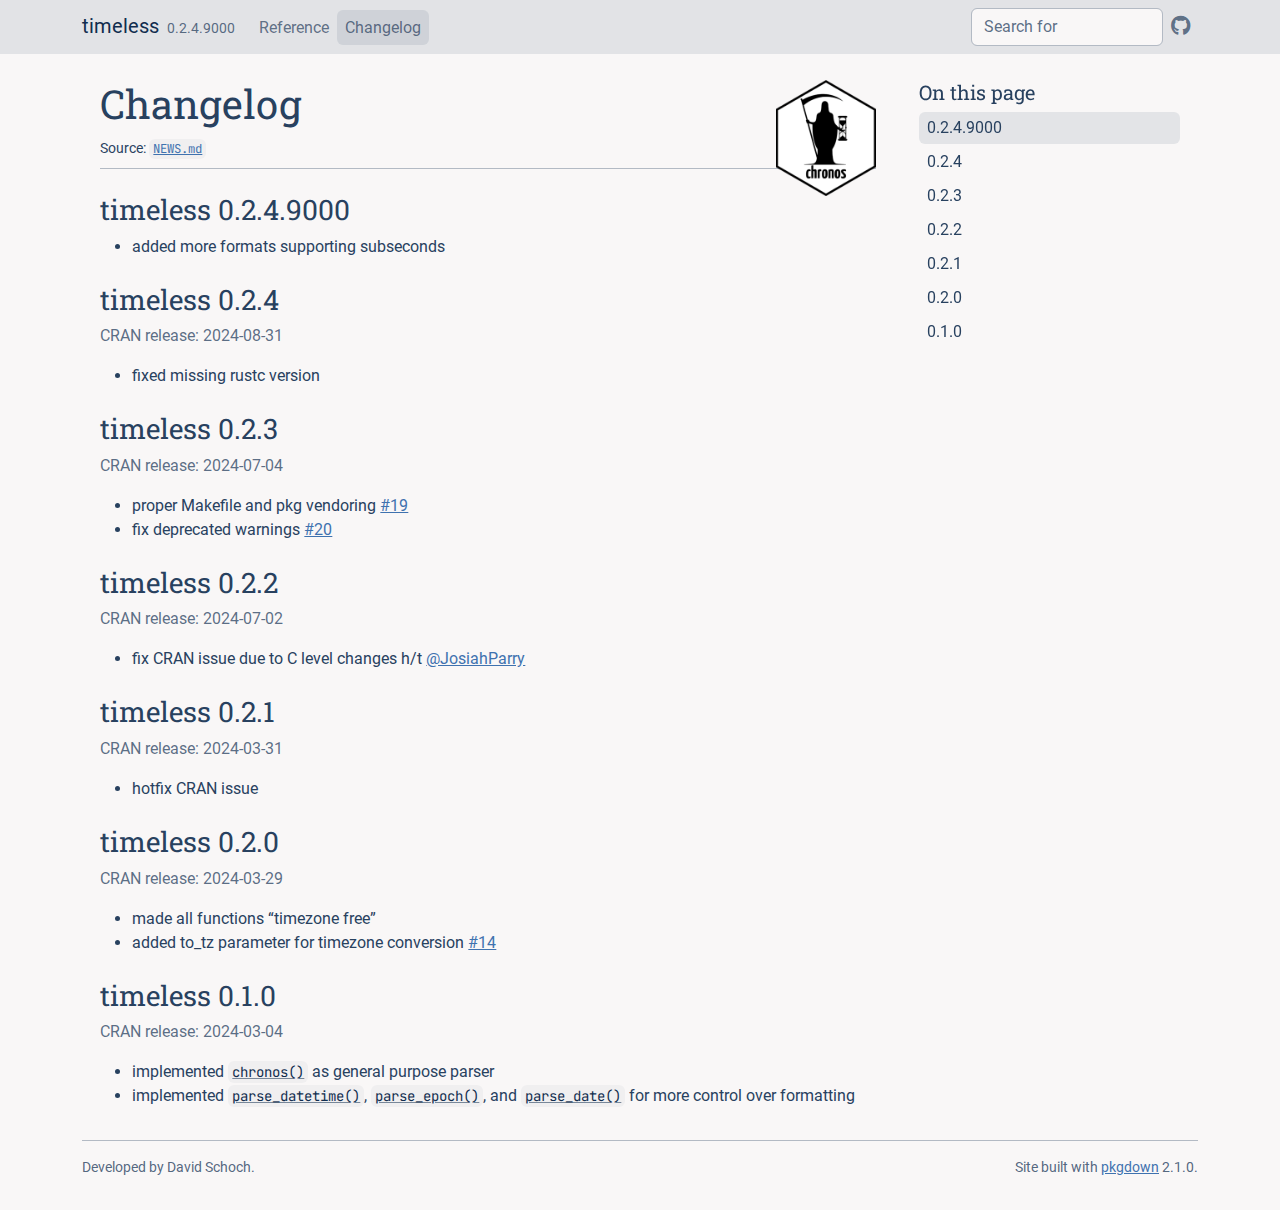
<file: news/index.html>
<!DOCTYPE html>
<!-- Generated by pkgdown: do not edit by hand --><html lang="en"><head><meta http-equiv="Content-Type" content="text/html; charset=UTF-8"><meta charset="utf-8"><meta http-equiv="X-UA-Compatible" content="IE=edge"><meta name="viewport" content="width=device-width, initial-scale=1, shrink-to-fit=no"><title>Changelog • timeless</title><script src="../deps/jquery-3.6.0/jquery-3.6.0.min.js"></script><meta name="viewport" content="width=device-width, initial-scale=1, shrink-to-fit=no"><link href="../deps/bootstrap-5.3.1/bootstrap.min.css" rel="stylesheet"><script src="../deps/bootstrap-5.3.1/bootstrap.bundle.min.js"></script><link href="../deps/Roboto-0.4.9/font.css" rel="stylesheet"><link href="../deps/JetBrains_Mono-0.4.9/font.css" rel="stylesheet"><link href="../deps/Roboto_Slab-0.4.9/font.css" rel="stylesheet"><link href="../deps/font-awesome-6.4.2/css/all.min.css" rel="stylesheet"><link href="../deps/font-awesome-6.4.2/css/v4-shims.min.css" rel="stylesheet"><script src="../deps/headroom-0.11.0/headroom.min.js"></script><script src="../deps/headroom-0.11.0/jQuery.headroom.min.js"></script><script src="../deps/bootstrap-toc-1.0.1/bootstrap-toc.min.js"></script><script src="../deps/clipboard.js-2.0.11/clipboard.min.js"></script><script src="../deps/search-1.0.0/autocomplete.jquery.min.js"></script><script src="../deps/search-1.0.0/fuse.min.js"></script><script src="../deps/search-1.0.0/mark.min.js"></script><!-- pkgdown --><script src="../pkgdown.js"></script><meta property="og:title" content="Changelog"><meta property="og:image" content="https://schochastics.github.io/chronos/logo.png"></head><body>
    <a href="#main" class="visually-hidden-focusable">Skip to contents</a>


    <nav class="navbar navbar-expand-lg fixed-top bg-light" data-bs-theme="light" aria-label="Site navigation"><div class="container">

    <a class="navbar-brand me-2" href="../index.html">timeless</a>

    <small class="nav-text text-muted me-auto" data-bs-toggle="tooltip" data-bs-placement="bottom" title="">0.2.4.9000</small>


    <button class="navbar-toggler" type="button" data-bs-toggle="collapse" data-bs-target="#navbar" aria-controls="navbar" aria-expanded="false" aria-label="Toggle navigation">
      <span class="navbar-toggler-icon"></span>
    </button>

    <div id="navbar" class="collapse navbar-collapse ms-3">
      <ul class="navbar-nav me-auto"><li class="nav-item"><a class="nav-link" href="../reference/index.html">Reference</a></li>
<li class="active nav-item"><a class="nav-link" href="../news/index.html">Changelog</a></li>
      </ul><ul class="navbar-nav"><li class="nav-item"><form class="form-inline" role="search">
 <input class="form-control" type="search" name="search-input" id="search-input" autocomplete="off" aria-label="Search site" placeholder="Search for" data-search-index="../search.json"></form></li>
<li class="nav-item"><a class="external-link nav-link" href="https://github.com/schochastics/timeless/" aria-label="GitHub"><span class="fa fab fa-github fa-lg"></span></a></li>
      </ul></div>


  </div>
</nav><div class="container template-news">
<div class="row">
  <main id="main" class="col-md-9"><div class="page-header">
      <img src="../logo.png" class="logo" alt=""><h1>Changelog</h1>
      <small>Source: <a href="https://github.com/schochastics/timeless/blob/main/NEWS.md" class="external-link"><code>NEWS.md</code></a></small>
    </div>

    <div class="section level2">
<h2 class="pkg-version" data-toc-text="0.2.4.9000" id="timeless-0249000">timeless 0.2.4.9000<a class="anchor" aria-label="anchor" href="#timeless-0249000"></a></h2>
<ul><li>added more formats supporting subseconds</li>
</ul></div>
    <div class="section level2">
<h2 class="pkg-version" data-toc-text="0.2.4" id="timeless-024">timeless 0.2.4<a class="anchor" aria-label="anchor" href="#timeless-024"></a></h2><p class="text-muted">CRAN release: 2024-08-31</p>
<ul><li>fixed missing rustc version</li>
</ul></div>
    <div class="section level2">
<h2 class="pkg-version" data-toc-text="0.2.3" id="timeless-023">timeless 0.2.3<a class="anchor" aria-label="anchor" href="#timeless-023"></a></h2><p class="text-muted">CRAN release: 2024-07-04</p>
<ul><li>proper Makefile and pkg vendoring <a href="https://github.com/schochastics/timeless/issues/19" class="external-link">#19</a></li>
<li>fix deprecated warnings <a href="https://github.com/schochastics/timeless/issues/20" class="external-link">#20</a></li>
</ul></div>
    <div class="section level2">
<h2 class="pkg-version" data-toc-text="0.2.2" id="timeless-022">timeless 0.2.2<a class="anchor" aria-label="anchor" href="#timeless-022"></a></h2><p class="text-muted">CRAN release: 2024-07-02</p>
<ul><li>fix CRAN issue due to C level changes h/t <a href="https://github.com/JosiahParry" class="external-link">@JosiahParry</a></li>
</ul></div>
    <div class="section level2">
<h2 class="pkg-version" data-toc-text="0.2.1" id="timeless-021">timeless 0.2.1<a class="anchor" aria-label="anchor" href="#timeless-021"></a></h2><p class="text-muted">CRAN release: 2024-03-31</p>
<ul><li>hotfix CRAN issue</li>
</ul></div>
    <div class="section level2">
<h2 class="pkg-version" data-toc-text="0.2.0" id="timeless-020">timeless 0.2.0<a class="anchor" aria-label="anchor" href="#timeless-020"></a></h2><p class="text-muted">CRAN release: 2024-03-29</p>
<ul><li>made all functions “timezone free”</li>
<li>added to_tz parameter for timezone conversion <a href="https://github.com/schochastics/timeless/issues/14" class="external-link">#14</a></li>
</ul></div>
    <div class="section level2">
<h2 class="pkg-version" data-toc-text="0.1.0" id="timeless-010">timeless 0.1.0<a class="anchor" aria-label="anchor" href="#timeless-010"></a></h2><p class="text-muted">CRAN release: 2024-03-04</p>
<ul><li>implemented <code><a href="../reference/chronos.html">chronos()</a></code> as general purpose parser</li>
<li>implemented <code><a href="../reference/parse_datetime.html">parse_datetime()</a></code>, <code><a href="../reference/parse_epoch.html">parse_epoch()</a></code>, and <code><a href="../reference/parse_date.html">parse_date()</a></code> for more control over formatting</li>
</ul></div>
  </main><aside class="col-md-3"><nav id="toc" aria-label="Table of contents"><h2>On this page</h2>
    </nav></aside></div>


    <footer><div class="pkgdown-footer-left">
  <p>Developed by David Schoch.</p>
</div>

<div class="pkgdown-footer-right">
  <p>Site built with <a href="https://pkgdown.r-lib.org/" class="external-link">pkgdown</a> 2.1.0.</p>
</div>

    </footer></div>





  </body></html>
</file>
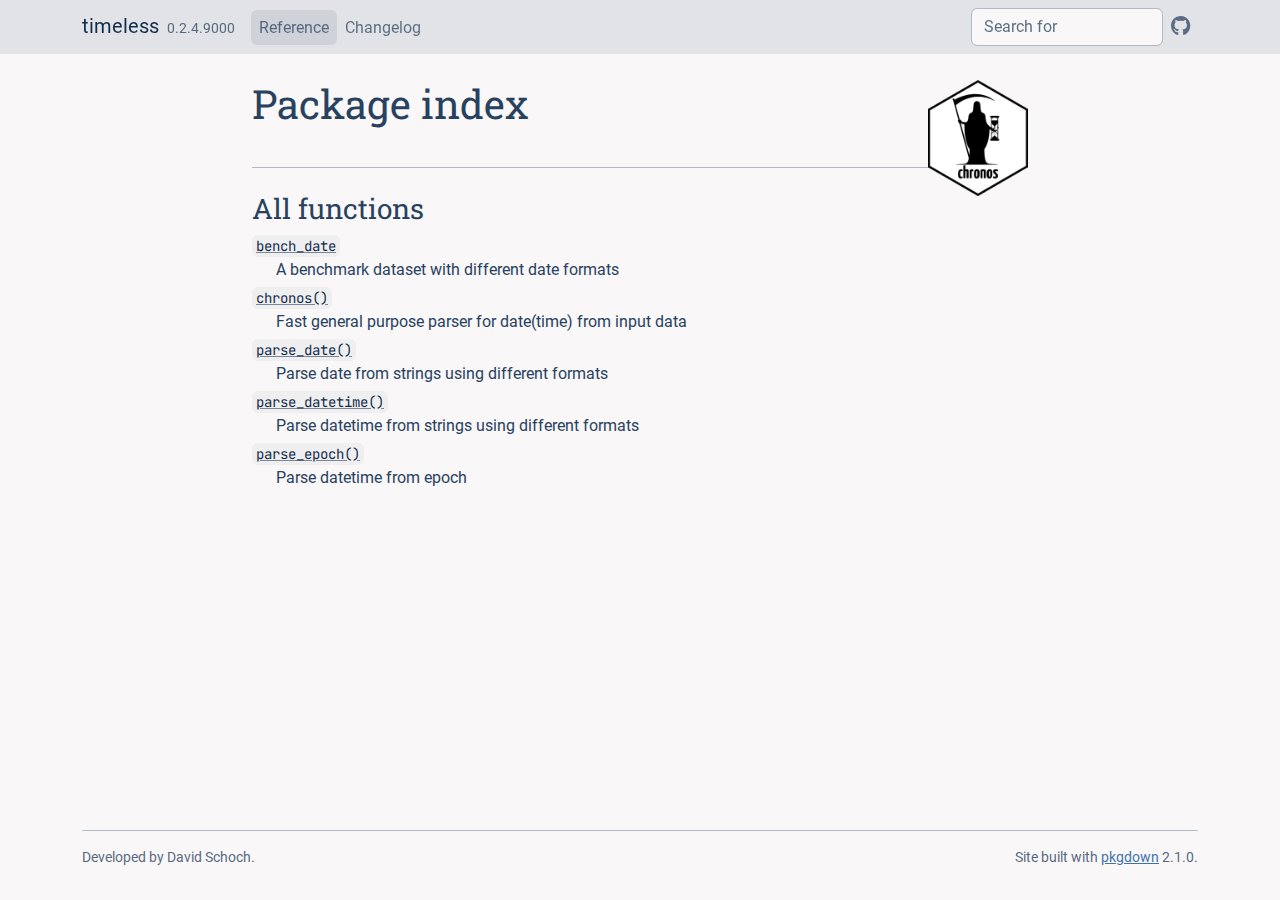
<file: reference/index.html>
<!DOCTYPE html>
<!-- Generated by pkgdown: do not edit by hand --><html lang="en"><head><meta http-equiv="Content-Type" content="text/html; charset=UTF-8"><meta charset="utf-8"><meta http-equiv="X-UA-Compatible" content="IE=edge"><meta name="viewport" content="width=device-width, initial-scale=1, shrink-to-fit=no"><title>Package index • timeless</title><script src="../deps/jquery-3.6.0/jquery-3.6.0.min.js"></script><meta name="viewport" content="width=device-width, initial-scale=1, shrink-to-fit=no"><link href="../deps/bootstrap-5.3.1/bootstrap.min.css" rel="stylesheet"><script src="../deps/bootstrap-5.3.1/bootstrap.bundle.min.js"></script><link href="../deps/Roboto-0.4.9/font.css" rel="stylesheet"><link href="../deps/JetBrains_Mono-0.4.9/font.css" rel="stylesheet"><link href="../deps/Roboto_Slab-0.4.9/font.css" rel="stylesheet"><link href="../deps/font-awesome-6.4.2/css/all.min.css" rel="stylesheet"><link href="../deps/font-awesome-6.4.2/css/v4-shims.min.css" rel="stylesheet"><script src="../deps/headroom-0.11.0/headroom.min.js"></script><script src="../deps/headroom-0.11.0/jQuery.headroom.min.js"></script><script src="../deps/bootstrap-toc-1.0.1/bootstrap-toc.min.js"></script><script src="../deps/clipboard.js-2.0.11/clipboard.min.js"></script><script src="../deps/search-1.0.0/autocomplete.jquery.min.js"></script><script src="../deps/search-1.0.0/fuse.min.js"></script><script src="../deps/search-1.0.0/mark.min.js"></script><!-- pkgdown --><script src="../pkgdown.js"></script><meta property="og:title" content="Package index"><meta property="og:image" content="https://schochastics.github.io/chronos/logo.png"></head><body>
    <a href="#main" class="visually-hidden-focusable">Skip to contents</a>


    <nav class="navbar navbar-expand-lg fixed-top bg-light" data-bs-theme="light" aria-label="Site navigation"><div class="container">

    <a class="navbar-brand me-2" href="../index.html">timeless</a>

    <small class="nav-text text-muted me-auto" data-bs-toggle="tooltip" data-bs-placement="bottom" title="">0.2.4.9000</small>


    <button class="navbar-toggler" type="button" data-bs-toggle="collapse" data-bs-target="#navbar" aria-controls="navbar" aria-expanded="false" aria-label="Toggle navigation">
      <span class="navbar-toggler-icon"></span>
    </button>

    <div id="navbar" class="collapse navbar-collapse ms-3">
      <ul class="navbar-nav me-auto"><li class="active nav-item"><a class="nav-link" href="../reference/index.html">Reference</a></li>
<li class="nav-item"><a class="nav-link" href="../news/index.html">Changelog</a></li>
      </ul><ul class="navbar-nav"><li class="nav-item"><form class="form-inline" role="search">
 <input class="form-control" type="search" name="search-input" id="search-input" autocomplete="off" aria-label="Search site" placeholder="Search for" data-search-index="../search.json"></form></li>
<li class="nav-item"><a class="external-link nav-link" href="https://github.com/schochastics/timeless/" aria-label="GitHub"><span class="fa fab fa-github fa-lg"></span></a></li>
      </ul></div>


  </div>
</nav><div class="container template-reference-index">
<div class="row">
  <main id="main" class="col-md-9"><div class="page-header">
      <img src="../logo.png" class="logo" alt=""><h1>Package index</h1>
    </div>

    <div class="section level2">
      <h2 id="all-functions">All functions<a class="anchor" aria-label="anchor" href="#all-functions"></a></h2>




    </div><div class="section level2">




      <dl><dt>

          <code><a href="bench_date.html">bench_date</a></code>

        </dt>
        <dd>A benchmark dataset with different date formats</dd>
      </dl><dl><dt>

          <code><a href="chronos.html">chronos()</a></code>

        </dt>
        <dd>Fast general purpose parser for date(time) from input data</dd>
      </dl><dl><dt>

          <code><a href="parse_date.html">parse_date()</a></code>

        </dt>
        <dd>Parse date from strings using different formats</dd>
      </dl><dl><dt>

          <code><a href="parse_datetime.html">parse_datetime()</a></code>

        </dt>
        <dd>Parse datetime from strings using different formats</dd>
      </dl><dl><dt>

          <code><a href="parse_epoch.html">parse_epoch()</a></code>

        </dt>
        <dd>Parse datetime from epoch</dd>
      </dl></div>
  </main></div>


    <footer><div class="pkgdown-footer-left">
  <p>Developed by David Schoch.</p>
</div>

<div class="pkgdown-footer-right">
  <p>Site built with <a href="https://pkgdown.r-lib.org/" class="external-link">pkgdown</a> 2.1.0.</p>
</div>

    </footer></div>





  </body></html>
</file>
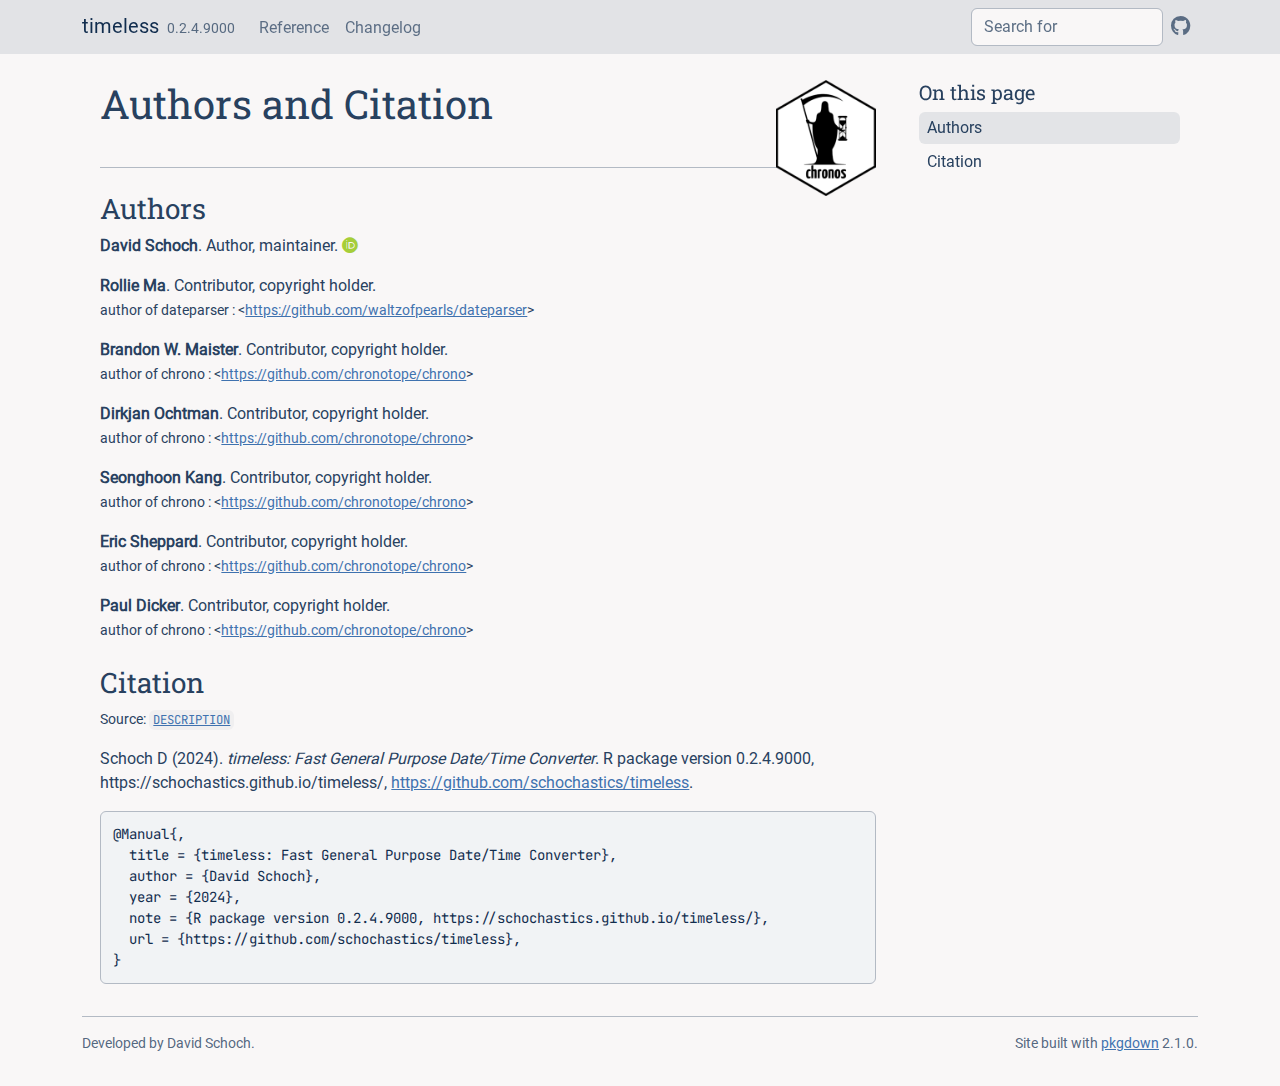
<file: authors.html>
<!DOCTYPE html>
<!-- Generated by pkgdown: do not edit by hand --><html lang="en"><head><meta http-equiv="Content-Type" content="text/html; charset=UTF-8"><meta charset="utf-8"><meta http-equiv="X-UA-Compatible" content="IE=edge"><meta name="viewport" content="width=device-width, initial-scale=1, shrink-to-fit=no"><title>Authors and Citation • timeless</title><script src="deps/jquery-3.6.0/jquery-3.6.0.min.js"></script><meta name="viewport" content="width=device-width, initial-scale=1, shrink-to-fit=no"><link href="deps/bootstrap-5.3.1/bootstrap.min.css" rel="stylesheet"><script src="deps/bootstrap-5.3.1/bootstrap.bundle.min.js"></script><link href="deps/Roboto-0.4.9/font.css" rel="stylesheet"><link href="deps/JetBrains_Mono-0.4.9/font.css" rel="stylesheet"><link href="deps/Roboto_Slab-0.4.9/font.css" rel="stylesheet"><link href="deps/font-awesome-6.4.2/css/all.min.css" rel="stylesheet"><link href="deps/font-awesome-6.4.2/css/v4-shims.min.css" rel="stylesheet"><script src="deps/headroom-0.11.0/headroom.min.js"></script><script src="deps/headroom-0.11.0/jQuery.headroom.min.js"></script><script src="deps/bootstrap-toc-1.0.1/bootstrap-toc.min.js"></script><script src="deps/clipboard.js-2.0.11/clipboard.min.js"></script><script src="deps/search-1.0.0/autocomplete.jquery.min.js"></script><script src="deps/search-1.0.0/fuse.min.js"></script><script src="deps/search-1.0.0/mark.min.js"></script><!-- pkgdown --><script src="pkgdown.js"></script><meta property="og:title" content="Authors and Citation"><meta property="og:image" content="https://schochastics.github.io/chronos/logo.png"></head><body>
    <a href="#main" class="visually-hidden-focusable">Skip to contents</a>


    <nav class="navbar navbar-expand-lg fixed-top bg-light" data-bs-theme="light" aria-label="Site navigation"><div class="container">

    <a class="navbar-brand me-2" href="index.html">timeless</a>

    <small class="nav-text text-muted me-auto" data-bs-toggle="tooltip" data-bs-placement="bottom" title="">0.2.4.9000</small>


    <button class="navbar-toggler" type="button" data-bs-toggle="collapse" data-bs-target="#navbar" aria-controls="navbar" aria-expanded="false" aria-label="Toggle navigation">
      <span class="navbar-toggler-icon"></span>
    </button>

    <div id="navbar" class="collapse navbar-collapse ms-3">
      <ul class="navbar-nav me-auto"><li class="nav-item"><a class="nav-link" href="reference/index.html">Reference</a></li>
<li class="nav-item"><a class="nav-link" href="news/index.html">Changelog</a></li>
      </ul><ul class="navbar-nav"><li class="nav-item"><form class="form-inline" role="search">
 <input class="form-control" type="search" name="search-input" id="search-input" autocomplete="off" aria-label="Search site" placeholder="Search for" data-search-index="search.json"></form></li>
<li class="nav-item"><a class="external-link nav-link" href="https://github.com/schochastics/timeless/" aria-label="GitHub"><span class="fa fab fa-github fa-lg"></span></a></li>
      </ul></div>


  </div>
</nav><div class="container template-citation-authors">
<div class="row">
  <main id="main" class="col-md-9"><div class="page-header">
      <img src="logo.png" class="logo" alt=""><h1>Authors and Citation</h1>
    </div>

    <div class="section level2">
      <h2>Authors</h2>

      <ul class="list-unstyled"><li>
          <p><strong>David Schoch</strong>. Author, maintainer. <a href="https://orcid.org/0000-0003-2952-4812" target="orcid.widget" aria-label="ORCID" class="external-link"><span class="fab fa-orcid orcid" aria-hidden="true"></span></a>
          </p>
        </li>
        <li>
          <p><strong>Rollie Ma</strong>. Contributor, copyright holder.
          <br><small>author of dateparser : &lt;<a href="https://github.com/waltzofpearls/dateparser" class="external-link">https://github.com/waltzofpearls/dateparser</a>&gt;</small></p>
        </li>
        <li>
          <p><strong>Brandon W. Maister</strong>. Contributor, copyright holder.
          <br><small>author of chrono : &lt;<a href="https://github.com/chronotope/chrono" class="external-link">https://github.com/chronotope/chrono</a>&gt;</small></p>
        </li>
        <li>
          <p><strong>Dirkjan Ochtman</strong>. Contributor, copyright holder.
          <br><small>author of chrono : &lt;<a href="https://github.com/chronotope/chrono" class="external-link">https://github.com/chronotope/chrono</a>&gt;</small></p>
        </li>
        <li>
          <p><strong>Seonghoon Kang</strong>. Contributor, copyright holder.
          <br><small>author of chrono : &lt;<a href="https://github.com/chronotope/chrono" class="external-link">https://github.com/chronotope/chrono</a>&gt;</small></p>
        </li>
        <li>
          <p><strong>Eric Sheppard</strong>. Contributor, copyright holder.
          <br><small>author of chrono : &lt;<a href="https://github.com/chronotope/chrono" class="external-link">https://github.com/chronotope/chrono</a>&gt;</small></p>
        </li>
        <li>
          <p><strong>Paul Dicker</strong>. Contributor, copyright holder.
          <br><small>author of chrono : &lt;<a href="https://github.com/chronotope/chrono" class="external-link">https://github.com/chronotope/chrono</a>&gt;</small></p>
        </li>
      </ul></div>

    <div class="section level2">
      <h2 id="citation">Citation</h2>
      <p><small class="dont-index">Source: <a href="https://github.com/schochastics/timeless/blob/main/DESCRIPTION" class="external-link"><code>DESCRIPTION</code></a></small></p>

      <p>Schoch D (2024).
<em>timeless: Fast General Purpose Date/Time Converter</em>.
R package version 0.2.4.9000, https://schochastics.github.io/timeless/, <a href="https://github.com/schochastics/timeless" class="external-link">https://github.com/schochastics/timeless</a>.
</p>
      <pre>@Manual{,
  title = {timeless: Fast General Purpose Date/Time Converter},
  author = {David Schoch},
  year = {2024},
  note = {R package version 0.2.4.9000, https://schochastics.github.io/timeless/},
  url = {https://github.com/schochastics/timeless},
}</pre>
    </div>

  </main><aside class="col-md-3"><nav id="toc" aria-label="Table of contents"><h2>On this page</h2>
    </nav></aside></div>


    <footer><div class="pkgdown-footer-left">
  <p>Developed by David Schoch.</p>
</div>

<div class="pkgdown-footer-right">
  <p>Site built with <a href="https://pkgdown.r-lib.org/" class="external-link">pkgdown</a> 2.1.0.</p>
</div>

    </footer></div>





  </body></html>
</file>
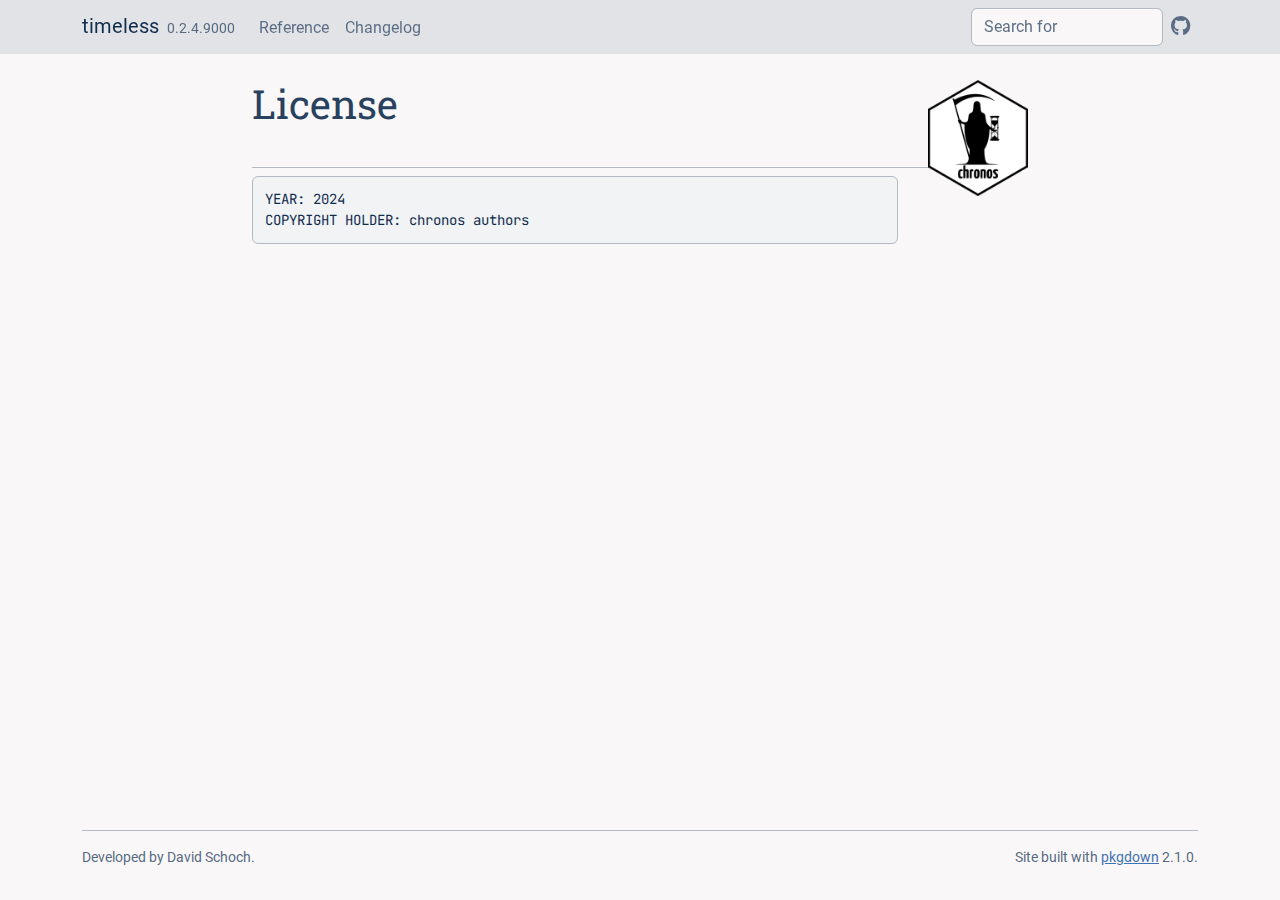
<file: LICENSE-text.html>
<!DOCTYPE html>
<!-- Generated by pkgdown: do not edit by hand --><html lang="en"><head><meta http-equiv="Content-Type" content="text/html; charset=UTF-8"><meta charset="utf-8"><meta http-equiv="X-UA-Compatible" content="IE=edge"><meta name="viewport" content="width=device-width, initial-scale=1, shrink-to-fit=no"><title>License • timeless</title><script src="deps/jquery-3.6.0/jquery-3.6.0.min.js"></script><meta name="viewport" content="width=device-width, initial-scale=1, shrink-to-fit=no"><link href="deps/bootstrap-5.3.1/bootstrap.min.css" rel="stylesheet"><script src="deps/bootstrap-5.3.1/bootstrap.bundle.min.js"></script><link href="deps/Roboto-0.4.9/font.css" rel="stylesheet"><link href="deps/JetBrains_Mono-0.4.9/font.css" rel="stylesheet"><link href="deps/Roboto_Slab-0.4.9/font.css" rel="stylesheet"><link href="deps/font-awesome-6.4.2/css/all.min.css" rel="stylesheet"><link href="deps/font-awesome-6.4.2/css/v4-shims.min.css" rel="stylesheet"><script src="deps/headroom-0.11.0/headroom.min.js"></script><script src="deps/headroom-0.11.0/jQuery.headroom.min.js"></script><script src="deps/bootstrap-toc-1.0.1/bootstrap-toc.min.js"></script><script src="deps/clipboard.js-2.0.11/clipboard.min.js"></script><script src="deps/search-1.0.0/autocomplete.jquery.min.js"></script><script src="deps/search-1.0.0/fuse.min.js"></script><script src="deps/search-1.0.0/mark.min.js"></script><!-- pkgdown --><script src="pkgdown.js"></script><meta property="og:title" content="License"><meta property="og:image" content="https://schochastics.github.io/chronos/logo.png"></head><body>
    <a href="#main" class="visually-hidden-focusable">Skip to contents</a>


    <nav class="navbar navbar-expand-lg fixed-top bg-light" data-bs-theme="light" aria-label="Site navigation"><div class="container">

    <a class="navbar-brand me-2" href="index.html">timeless</a>

    <small class="nav-text text-muted me-auto" data-bs-toggle="tooltip" data-bs-placement="bottom" title="">0.2.4.9000</small>


    <button class="navbar-toggler" type="button" data-bs-toggle="collapse" data-bs-target="#navbar" aria-controls="navbar" aria-expanded="false" aria-label="Toggle navigation">
      <span class="navbar-toggler-icon"></span>
    </button>

    <div id="navbar" class="collapse navbar-collapse ms-3">
      <ul class="navbar-nav me-auto"><li class="nav-item"><a class="nav-link" href="reference/index.html">Reference</a></li>
<li class="nav-item"><a class="nav-link" href="news/index.html">Changelog</a></li>
      </ul><ul class="navbar-nav"><li class="nav-item"><form class="form-inline" role="search">
 <input class="form-control" type="search" name="search-input" id="search-input" autocomplete="off" aria-label="Search site" placeholder="Search for" data-search-index="search.json"></form></li>
<li class="nav-item"><a class="external-link nav-link" href="https://github.com/schochastics/timeless/" aria-label="GitHub"><span class="fa fab fa-github fa-lg"></span></a></li>
      </ul></div>


  </div>
</nav><div class="container template-title-body">
<div class="row">
  <main id="main" class="col-md-9"><div class="page-header">
      <img src="logo.png" class="logo" alt=""><h1>License</h1>

    </div>

<pre>YEAR: 2024
COPYRIGHT HOLDER: chronos authors
</pre>

  </main></div>


    <footer><div class="pkgdown-footer-left">
  <p>Developed by David Schoch.</p>
</div>

<div class="pkgdown-footer-right">
  <p>Site built with <a href="https://pkgdown.r-lib.org/" class="external-link">pkgdown</a> 2.1.0.</p>
</div>

    </footer></div>





  </body></html>
</file>
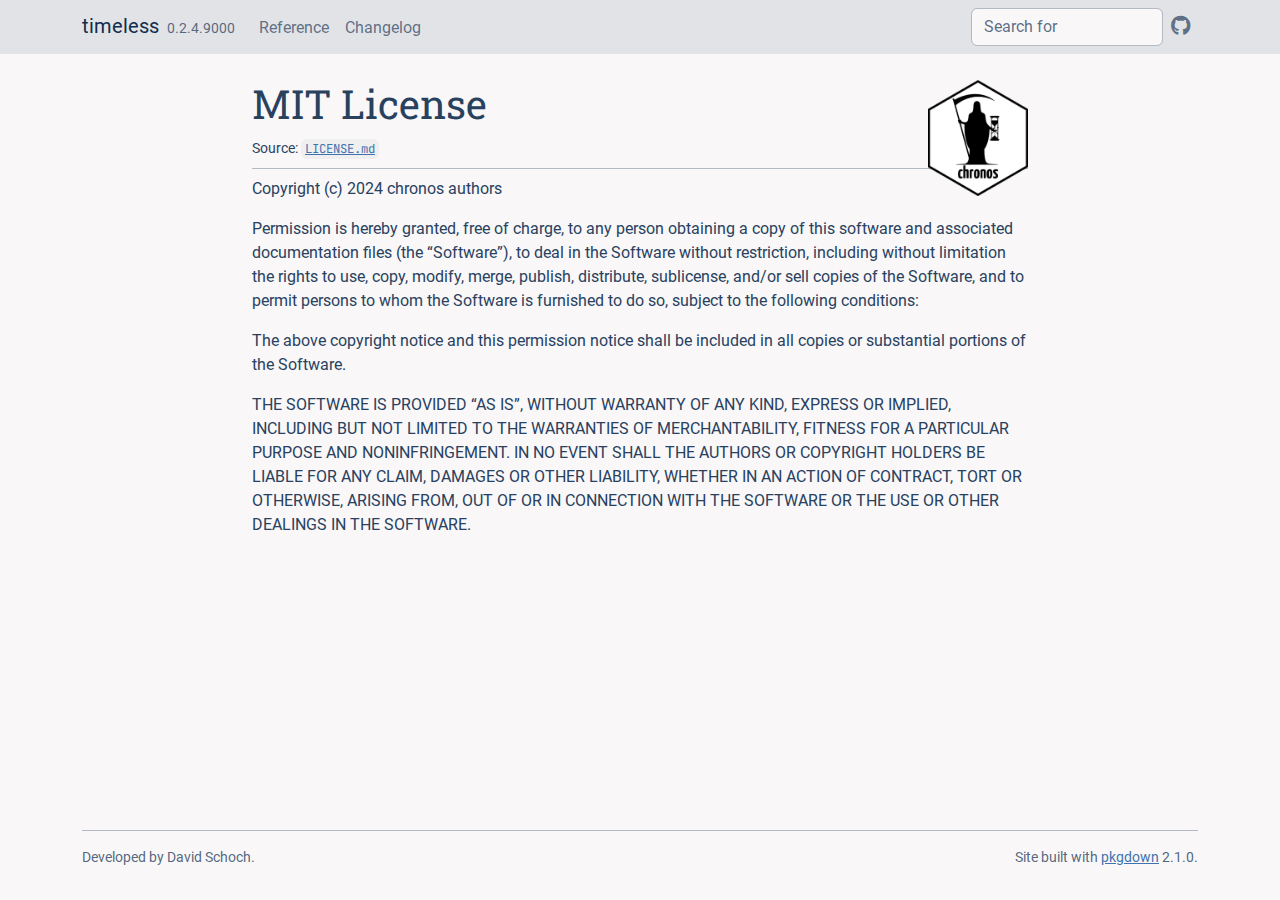
<file: LICENSE.html>
<!DOCTYPE html>
<!-- Generated by pkgdown: do not edit by hand --><html lang="en"><head><meta http-equiv="Content-Type" content="text/html; charset=UTF-8"><meta charset="utf-8"><meta http-equiv="X-UA-Compatible" content="IE=edge"><meta name="viewport" content="width=device-width, initial-scale=1, shrink-to-fit=no"><title>MIT License • timeless</title><script src="deps/jquery-3.6.0/jquery-3.6.0.min.js"></script><meta name="viewport" content="width=device-width, initial-scale=1, shrink-to-fit=no"><link href="deps/bootstrap-5.3.1/bootstrap.min.css" rel="stylesheet"><script src="deps/bootstrap-5.3.1/bootstrap.bundle.min.js"></script><link href="deps/Roboto-0.4.9/font.css" rel="stylesheet"><link href="deps/JetBrains_Mono-0.4.9/font.css" rel="stylesheet"><link href="deps/Roboto_Slab-0.4.9/font.css" rel="stylesheet"><link href="deps/font-awesome-6.4.2/css/all.min.css" rel="stylesheet"><link href="deps/font-awesome-6.4.2/css/v4-shims.min.css" rel="stylesheet"><script src="deps/headroom-0.11.0/headroom.min.js"></script><script src="deps/headroom-0.11.0/jQuery.headroom.min.js"></script><script src="deps/bootstrap-toc-1.0.1/bootstrap-toc.min.js"></script><script src="deps/clipboard.js-2.0.11/clipboard.min.js"></script><script src="deps/search-1.0.0/autocomplete.jquery.min.js"></script><script src="deps/search-1.0.0/fuse.min.js"></script><script src="deps/search-1.0.0/mark.min.js"></script><!-- pkgdown --><script src="pkgdown.js"></script><meta property="og:title" content="MIT License"><meta property="og:image" content="https://schochastics.github.io/chronos/logo.png"></head><body>
    <a href="#main" class="visually-hidden-focusable">Skip to contents</a>


    <nav class="navbar navbar-expand-lg fixed-top bg-light" data-bs-theme="light" aria-label="Site navigation"><div class="container">

    <a class="navbar-brand me-2" href="index.html">timeless</a>

    <small class="nav-text text-muted me-auto" data-bs-toggle="tooltip" data-bs-placement="bottom" title="">0.2.4.9000</small>


    <button class="navbar-toggler" type="button" data-bs-toggle="collapse" data-bs-target="#navbar" aria-controls="navbar" aria-expanded="false" aria-label="Toggle navigation">
      <span class="navbar-toggler-icon"></span>
    </button>

    <div id="navbar" class="collapse navbar-collapse ms-3">
      <ul class="navbar-nav me-auto"><li class="nav-item"><a class="nav-link" href="reference/index.html">Reference</a></li>
<li class="nav-item"><a class="nav-link" href="news/index.html">Changelog</a></li>
      </ul><ul class="navbar-nav"><li class="nav-item"><form class="form-inline" role="search">
 <input class="form-control" type="search" name="search-input" id="search-input" autocomplete="off" aria-label="Search site" placeholder="Search for" data-search-index="search.json"></form></li>
<li class="nav-item"><a class="external-link nav-link" href="https://github.com/schochastics/timeless/" aria-label="GitHub"><span class="fa fab fa-github fa-lg"></span></a></li>
      </ul></div>


  </div>
</nav><div class="container template-title-body">
<div class="row">
  <main id="main" class="col-md-9"><div class="page-header">
      <img src="logo.png" class="logo" alt=""><h1>MIT License</h1>
      <small class="dont-index">Source: <a href="https://github.com/schochastics/timeless/blob/main/LICENSE.md" class="external-link"><code>LICENSE.md</code></a></small>
    </div>

<div id="mit-license" class="section level1">

<p>Copyright (c) 2024 chronos authors</p>
<p>Permission is hereby granted, free of charge, to any person obtaining a copy of this software and associated documentation files (the “Software”), to deal in the Software without restriction, including without limitation the rights to use, copy, modify, merge, publish, distribute, sublicense, and/or sell copies of the Software, and to permit persons to whom the Software is furnished to do so, subject to the following conditions:</p>
<p>The above copyright notice and this permission notice shall be included in all copies or substantial portions of the Software.</p>
<p>THE SOFTWARE IS PROVIDED “AS IS”, WITHOUT WARRANTY OF ANY KIND, EXPRESS OR IMPLIED, INCLUDING BUT NOT LIMITED TO THE WARRANTIES OF MERCHANTABILITY, FITNESS FOR A PARTICULAR PURPOSE AND NONINFRINGEMENT. IN NO EVENT SHALL THE AUTHORS OR COPYRIGHT HOLDERS BE LIABLE FOR ANY CLAIM, DAMAGES OR OTHER LIABILITY, WHETHER IN AN ACTION OF CONTRACT, TORT OR OTHERWISE, ARISING FROM, OUT OF OR IN CONNECTION WITH THE SOFTWARE OR THE USE OR OTHER DEALINGS IN THE SOFTWARE.</p>
</div>

  </main></div>


    <footer><div class="pkgdown-footer-left">
  <p>Developed by David Schoch.</p>
</div>

<div class="pkgdown-footer-right">
  <p>Site built with <a href="https://pkgdown.r-lib.org/" class="external-link">pkgdown</a> 2.1.0.</p>
</div>

    </footer></div>





  </body></html>
</file>
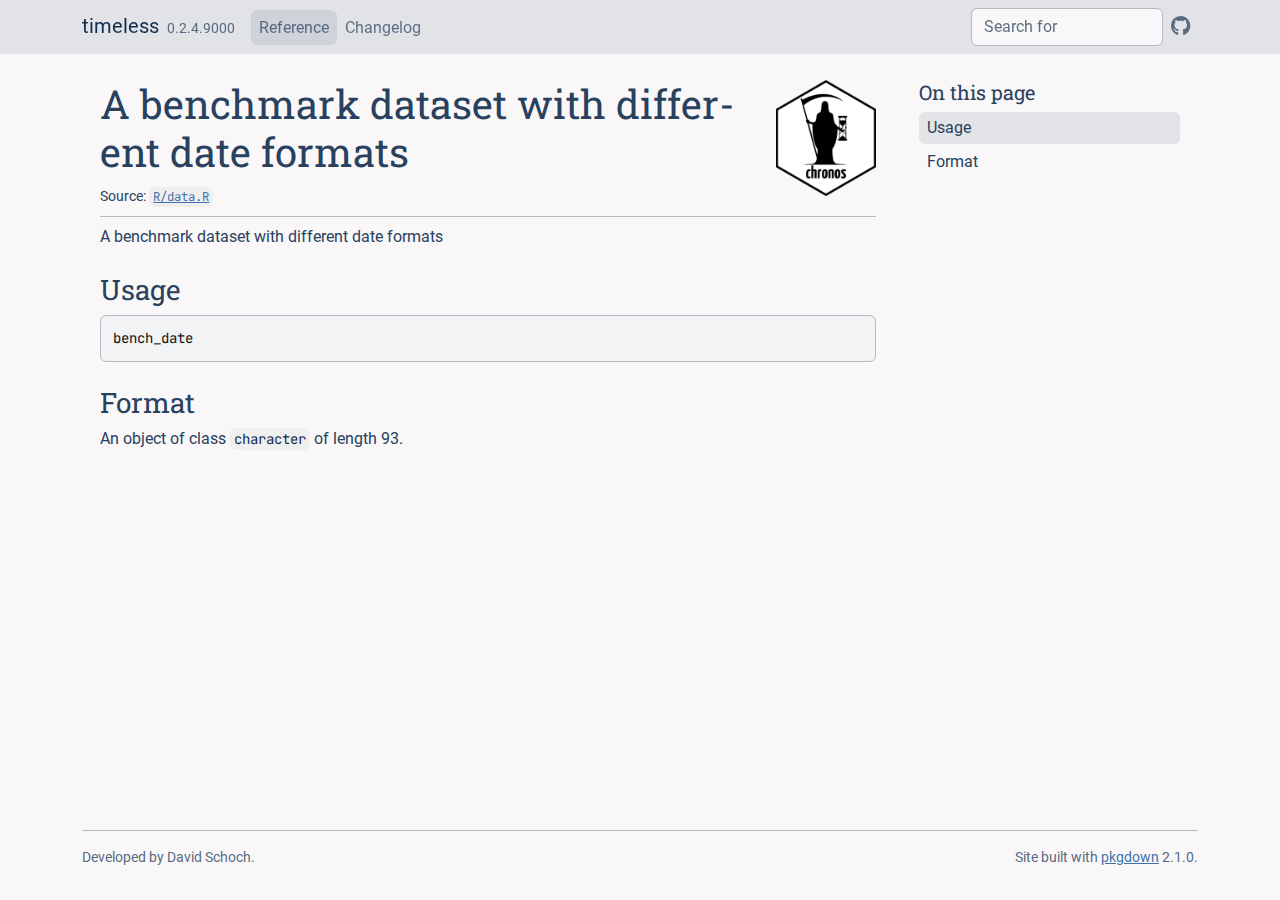
<file: reference/bench_date.html>
<!DOCTYPE html>
<!-- Generated by pkgdown: do not edit by hand --><html lang="en"><head><meta http-equiv="Content-Type" content="text/html; charset=UTF-8"><meta charset="utf-8"><meta http-equiv="X-UA-Compatible" content="IE=edge"><meta name="viewport" content="width=device-width, initial-scale=1, shrink-to-fit=no"><title>A benchmark dataset with different date formats — bench_date • timeless</title><script src="../deps/jquery-3.6.0/jquery-3.6.0.min.js"></script><meta name="viewport" content="width=device-width, initial-scale=1, shrink-to-fit=no"><link href="../deps/bootstrap-5.3.1/bootstrap.min.css" rel="stylesheet"><script src="../deps/bootstrap-5.3.1/bootstrap.bundle.min.js"></script><link href="../deps/Roboto-0.4.9/font.css" rel="stylesheet"><link href="../deps/JetBrains_Mono-0.4.9/font.css" rel="stylesheet"><link href="../deps/Roboto_Slab-0.4.9/font.css" rel="stylesheet"><link href="../deps/font-awesome-6.4.2/css/all.min.css" rel="stylesheet"><link href="../deps/font-awesome-6.4.2/css/v4-shims.min.css" rel="stylesheet"><script src="../deps/headroom-0.11.0/headroom.min.js"></script><script src="../deps/headroom-0.11.0/jQuery.headroom.min.js"></script><script src="../deps/bootstrap-toc-1.0.1/bootstrap-toc.min.js"></script><script src="../deps/clipboard.js-2.0.11/clipboard.min.js"></script><script src="../deps/search-1.0.0/autocomplete.jquery.min.js"></script><script src="../deps/search-1.0.0/fuse.min.js"></script><script src="../deps/search-1.0.0/mark.min.js"></script><!-- pkgdown --><script src="../pkgdown.js"></script><meta property="og:title" content="A benchmark dataset with different date formats — bench_date"><meta name="description" content="A benchmark dataset with different date formats"><meta property="og:description" content="A benchmark dataset with different date formats"><meta property="og:image" content="https://schochastics.github.io/chronos/logo.png"></head><body>
    <a href="#main" class="visually-hidden-focusable">Skip to contents</a>


    <nav class="navbar navbar-expand-lg fixed-top bg-light" data-bs-theme="light" aria-label="Site navigation"><div class="container">

    <a class="navbar-brand me-2" href="../index.html">timeless</a>

    <small class="nav-text text-muted me-auto" data-bs-toggle="tooltip" data-bs-placement="bottom" title="">0.2.4.9000</small>


    <button class="navbar-toggler" type="button" data-bs-toggle="collapse" data-bs-target="#navbar" aria-controls="navbar" aria-expanded="false" aria-label="Toggle navigation">
      <span class="navbar-toggler-icon"></span>
    </button>

    <div id="navbar" class="collapse navbar-collapse ms-3">
      <ul class="navbar-nav me-auto"><li class="active nav-item"><a class="nav-link" href="../reference/index.html">Reference</a></li>
<li class="nav-item"><a class="nav-link" href="../news/index.html">Changelog</a></li>
      </ul><ul class="navbar-nav"><li class="nav-item"><form class="form-inline" role="search">
 <input class="form-control" type="search" name="search-input" id="search-input" autocomplete="off" aria-label="Search site" placeholder="Search for" data-search-index="../search.json"></form></li>
<li class="nav-item"><a class="external-link nav-link" href="https://github.com/schochastics/timeless/" aria-label="GitHub"><span class="fa fab fa-github fa-lg"></span></a></li>
      </ul></div>


  </div>
</nav><div class="container template-reference-topic">
<div class="row">
  <main id="main" class="col-md-9"><div class="page-header">
      <img src="../logo.png" class="logo" alt=""><h1>A benchmark dataset with different date formats</h1>
      <small class="dont-index">Source: <a href="https://github.com/schochastics/timeless/blob/main/R/data.R" class="external-link"><code>R/data.R</code></a></small>
      <div class="d-none name"><code>bench_date.Rd</code></div>
    </div>

    <div class="ref-description section level2">
    <p>A benchmark dataset with different date formats</p>
    </div>

    <div class="section level2">
    <h2 id="ref-usage">Usage<a class="anchor" aria-label="anchor" href="#ref-usage"></a></h2>
    <div class="sourceCode"><pre class="sourceCode r"><code><span><span class="va">bench_date</span></span></code></pre></div>
    </div>

    <div class="section level2">
    <h2 id="format">Format<a class="anchor" aria-label="anchor" href="#format"></a></h2>
    <p>An object of class <code>character</code> of length 93.</p>
    </div>

  </main><aside class="col-md-3"><nav id="toc" aria-label="Table of contents"><h2>On this page</h2>
    </nav></aside></div>


    <footer><div class="pkgdown-footer-left">
  <p>Developed by David Schoch.</p>
</div>

<div class="pkgdown-footer-right">
  <p>Site built with <a href="https://pkgdown.r-lib.org/" class="external-link">pkgdown</a> 2.1.0.</p>
</div>

    </footer></div>





  </body></html>
</file>
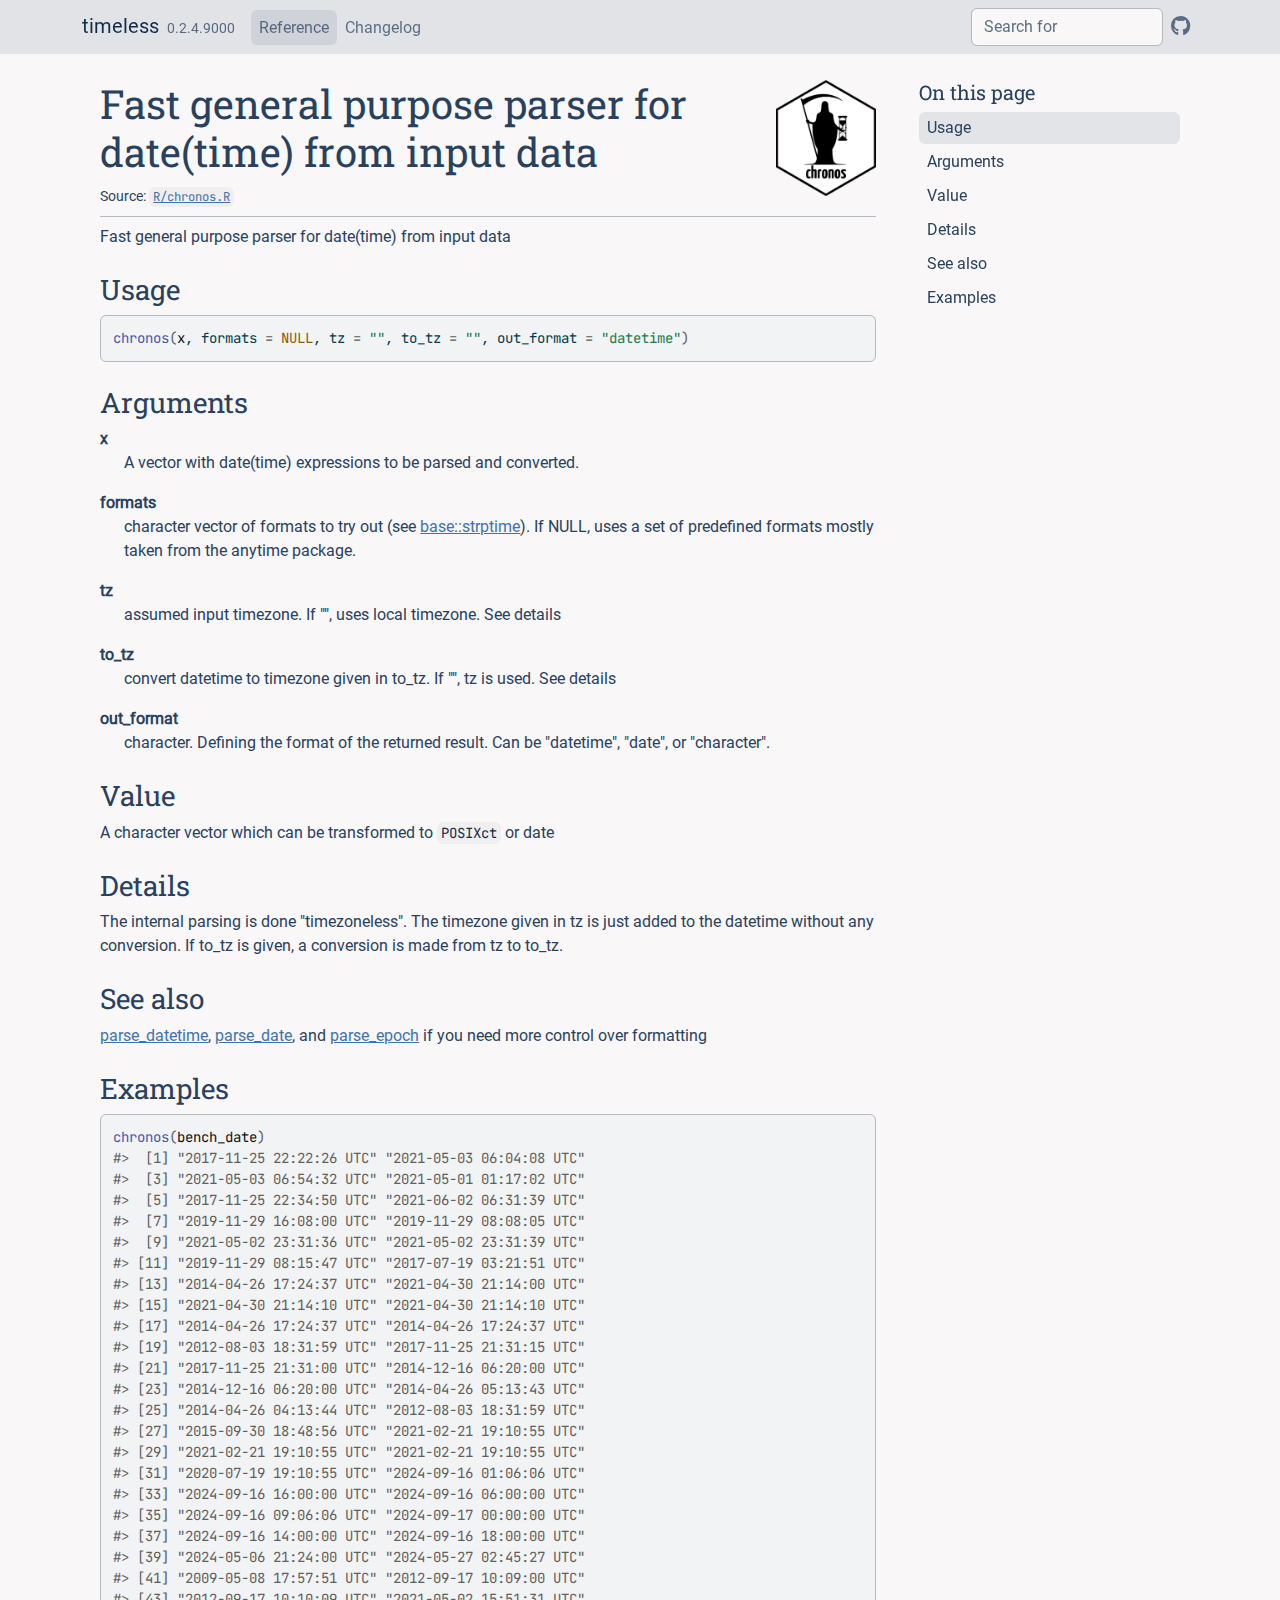
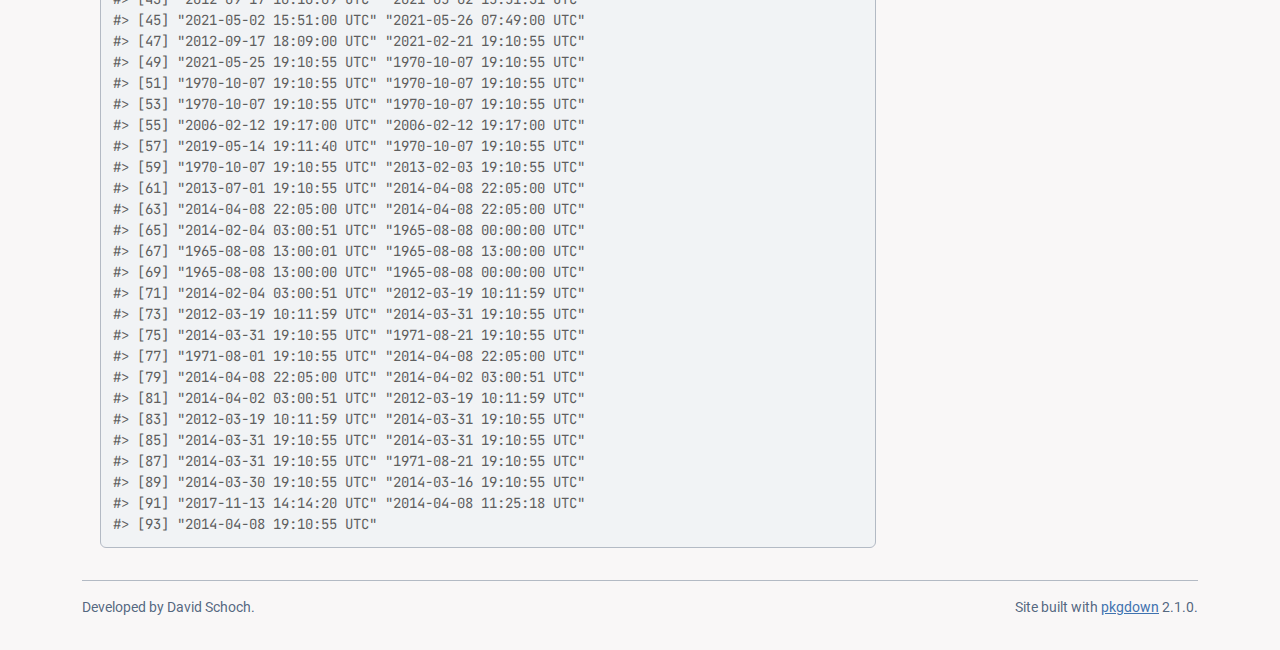
<file: reference/chronos.html>
<!DOCTYPE html>
<!-- Generated by pkgdown: do not edit by hand --><html lang="en"><head><meta http-equiv="Content-Type" content="text/html; charset=UTF-8"><meta charset="utf-8"><meta http-equiv="X-UA-Compatible" content="IE=edge"><meta name="viewport" content="width=device-width, initial-scale=1, shrink-to-fit=no"><title>Fast general purpose parser for date(time) from input data — chronos • timeless</title><script src="../deps/jquery-3.6.0/jquery-3.6.0.min.js"></script><meta name="viewport" content="width=device-width, initial-scale=1, shrink-to-fit=no"><link href="../deps/bootstrap-5.3.1/bootstrap.min.css" rel="stylesheet"><script src="../deps/bootstrap-5.3.1/bootstrap.bundle.min.js"></script><link href="../deps/Roboto-0.4.9/font.css" rel="stylesheet"><link href="../deps/JetBrains_Mono-0.4.9/font.css" rel="stylesheet"><link href="../deps/Roboto_Slab-0.4.9/font.css" rel="stylesheet"><link href="../deps/font-awesome-6.4.2/css/all.min.css" rel="stylesheet"><link href="../deps/font-awesome-6.4.2/css/v4-shims.min.css" rel="stylesheet"><script src="../deps/headroom-0.11.0/headroom.min.js"></script><script src="../deps/headroom-0.11.0/jQuery.headroom.min.js"></script><script src="../deps/bootstrap-toc-1.0.1/bootstrap-toc.min.js"></script><script src="../deps/clipboard.js-2.0.11/clipboard.min.js"></script><script src="../deps/search-1.0.0/autocomplete.jquery.min.js"></script><script src="../deps/search-1.0.0/fuse.min.js"></script><script src="../deps/search-1.0.0/mark.min.js"></script><!-- pkgdown --><script src="../pkgdown.js"></script><meta property="og:title" content="Fast general purpose parser for date(time) from input data — chronos"><meta name="description" content="Fast general purpose parser for date(time) from input data"><meta property="og:description" content="Fast general purpose parser for date(time) from input data"><meta property="og:image" content="https://schochastics.github.io/chronos/logo.png"></head><body>
    <a href="#main" class="visually-hidden-focusable">Skip to contents</a>


    <nav class="navbar navbar-expand-lg fixed-top bg-light" data-bs-theme="light" aria-label="Site navigation"><div class="container">

    <a class="navbar-brand me-2" href="../index.html">timeless</a>

    <small class="nav-text text-muted me-auto" data-bs-toggle="tooltip" data-bs-placement="bottom" title="">0.2.4.9000</small>


    <button class="navbar-toggler" type="button" data-bs-toggle="collapse" data-bs-target="#navbar" aria-controls="navbar" aria-expanded="false" aria-label="Toggle navigation">
      <span class="navbar-toggler-icon"></span>
    </button>

    <div id="navbar" class="collapse navbar-collapse ms-3">
      <ul class="navbar-nav me-auto"><li class="active nav-item"><a class="nav-link" href="../reference/index.html">Reference</a></li>
<li class="nav-item"><a class="nav-link" href="../news/index.html">Changelog</a></li>
      </ul><ul class="navbar-nav"><li class="nav-item"><form class="form-inline" role="search">
 <input class="form-control" type="search" name="search-input" id="search-input" autocomplete="off" aria-label="Search site" placeholder="Search for" data-search-index="../search.json"></form></li>
<li class="nav-item"><a class="external-link nav-link" href="https://github.com/schochastics/timeless/" aria-label="GitHub"><span class="fa fab fa-github fa-lg"></span></a></li>
      </ul></div>


  </div>
</nav><div class="container template-reference-topic">
<div class="row">
  <main id="main" class="col-md-9"><div class="page-header">
      <img src="../logo.png" class="logo" alt=""><h1>Fast general purpose parser for date(time) from input data</h1>
      <small class="dont-index">Source: <a href="https://github.com/schochastics/timeless/blob/main/R/chronos.R" class="external-link"><code>R/chronos.R</code></a></small>
      <div class="d-none name"><code>chronos.Rd</code></div>
    </div>

    <div class="ref-description section level2">
    <p>Fast general purpose parser for date(time) from input data</p>
    </div>

    <div class="section level2">
    <h2 id="ref-usage">Usage<a class="anchor" aria-label="anchor" href="#ref-usage"></a></h2>
    <div class="sourceCode"><pre class="sourceCode r"><code><span><span class="fu">chronos</span><span class="op">(</span><span class="va">x</span>, formats <span class="op">=</span> <span class="cn">NULL</span>, tz <span class="op">=</span> <span class="st">""</span>, to_tz <span class="op">=</span> <span class="st">""</span>, out_format <span class="op">=</span> <span class="st">"datetime"</span><span class="op">)</span></span></code></pre></div>
    </div>

    <div class="section level2">
    <h2 id="arguments">Arguments<a class="anchor" aria-label="anchor" href="#arguments"></a></h2>


<dl><dt id="arg-x">x<a class="anchor" aria-label="anchor" href="#arg-x"></a></dt>
<dd><p>A vector with date(time) expressions to be parsed and converted.</p></dd>


<dt id="arg-formats">formats<a class="anchor" aria-label="anchor" href="#arg-formats"></a></dt>
<dd><p>character vector of formats to try out (see <a href="https://rdrr.io/r/base/strptime.html" class="external-link">base::strptime</a>).
If NULL, uses a set of predefined formats mostly taken from the anytime package.</p></dd>


<dt id="arg-tz">tz<a class="anchor" aria-label="anchor" href="#arg-tz"></a></dt>
<dd><p>assumed input timezone. If "", uses local timezone. See details</p></dd>


<dt id="arg-to-tz">to_tz<a class="anchor" aria-label="anchor" href="#arg-to-tz"></a></dt>
<dd><p>convert datetime to timezone given in to_tz. If "", tz is used.
See details</p></dd>


<dt id="arg-out-format">out_format<a class="anchor" aria-label="anchor" href="#arg-out-format"></a></dt>
<dd><p>character. Defining the format of the returned result.
Can be "datetime", "date", or "character".</p></dd>

</dl></div>
    <div class="section level2">
    <h2 id="value">Value<a class="anchor" aria-label="anchor" href="#value"></a></h2>
    <p>A character vector which can be transformed to <code>POSIXct</code> or date</p>
    </div>
    <div class="section level2">
    <h2 id="details">Details<a class="anchor" aria-label="anchor" href="#details"></a></h2>
    <p>The internal parsing is done "timezoneless". The timezone given in
tz is just added to the datetime without any conversion. If to_tz is given, a
conversion is made from tz to to_tz.</p>
    </div>
    <div class="section level2">
    <h2 id="see-also">See also<a class="anchor" aria-label="anchor" href="#see-also"></a></h2>
    <div class="dont-index"><p><a href="parse_datetime.html">parse_datetime</a>, <a href="parse_date.html">parse_date</a>, and <a href="parse_epoch.html">parse_epoch</a> if you need more control over formatting</p></div>
    </div>

    <div class="section level2">
    <h2 id="ref-examples">Examples<a class="anchor" aria-label="anchor" href="#ref-examples"></a></h2>
    <div class="sourceCode"><pre class="sourceCode r"><code><span class="r-in"><span><span class="fu">chronos</span><span class="op">(</span><span class="va">bench_date</span><span class="op">)</span></span></span>
<span class="r-out co"><span class="r-pr">#&gt;</span>  [1] "2017-11-25 22:22:26 UTC" "2021-05-03 06:04:08 UTC"</span>
<span class="r-out co"><span class="r-pr">#&gt;</span>  [3] "2021-05-03 06:54:32 UTC" "2021-05-01 01:17:02 UTC"</span>
<span class="r-out co"><span class="r-pr">#&gt;</span>  [5] "2017-11-25 22:34:50 UTC" "2021-06-02 06:31:39 UTC"</span>
<span class="r-out co"><span class="r-pr">#&gt;</span>  [7] "2019-11-29 16:08:00 UTC" "2019-11-29 08:08:05 UTC"</span>
<span class="r-out co"><span class="r-pr">#&gt;</span>  [9] "2021-05-02 23:31:36 UTC" "2021-05-02 23:31:39 UTC"</span>
<span class="r-out co"><span class="r-pr">#&gt;</span> [11] "2019-11-29 08:15:47 UTC" "2017-07-19 03:21:51 UTC"</span>
<span class="r-out co"><span class="r-pr">#&gt;</span> [13] "2014-04-26 17:24:37 UTC" "2021-04-30 21:14:00 UTC"</span>
<span class="r-out co"><span class="r-pr">#&gt;</span> [15] "2021-04-30 21:14:10 UTC" "2021-04-30 21:14:10 UTC"</span>
<span class="r-out co"><span class="r-pr">#&gt;</span> [17] "2014-04-26 17:24:37 UTC" "2014-04-26 17:24:37 UTC"</span>
<span class="r-out co"><span class="r-pr">#&gt;</span> [19] "2012-08-03 18:31:59 UTC" "2017-11-25 21:31:15 UTC"</span>
<span class="r-out co"><span class="r-pr">#&gt;</span> [21] "2017-11-25 21:31:00 UTC" "2014-12-16 06:20:00 UTC"</span>
<span class="r-out co"><span class="r-pr">#&gt;</span> [23] "2014-12-16 06:20:00 UTC" "2014-04-26 05:13:43 UTC"</span>
<span class="r-out co"><span class="r-pr">#&gt;</span> [25] "2014-04-26 04:13:44 UTC" "2012-08-03 18:31:59 UTC"</span>
<span class="r-out co"><span class="r-pr">#&gt;</span> [27] "2015-09-30 18:48:56 UTC" "2021-02-21 19:10:55 UTC"</span>
<span class="r-out co"><span class="r-pr">#&gt;</span> [29] "2021-02-21 19:10:55 UTC" "2021-02-21 19:10:55 UTC"</span>
<span class="r-out co"><span class="r-pr">#&gt;</span> [31] "2020-07-19 19:10:55 UTC" "2024-09-16 01:06:06 UTC"</span>
<span class="r-out co"><span class="r-pr">#&gt;</span> [33] "2024-09-16 16:00:00 UTC" "2024-09-16 06:00:00 UTC"</span>
<span class="r-out co"><span class="r-pr">#&gt;</span> [35] "2024-09-16 09:06:06 UTC" "2024-09-17 00:00:00 UTC"</span>
<span class="r-out co"><span class="r-pr">#&gt;</span> [37] "2024-09-16 14:00:00 UTC" "2024-09-16 18:00:00 UTC"</span>
<span class="r-out co"><span class="r-pr">#&gt;</span> [39] "2024-05-06 21:24:00 UTC" "2024-05-27 02:45:27 UTC"</span>
<span class="r-out co"><span class="r-pr">#&gt;</span> [41] "2009-05-08 17:57:51 UTC" "2012-09-17 10:09:00 UTC"</span>
<span class="r-out co"><span class="r-pr">#&gt;</span> [43] "2012-09-17 10:10:09 UTC" "2021-05-02 15:51:31 UTC"</span>
<span class="r-out co"><span class="r-pr">#&gt;</span> [45] "2021-05-02 15:51:00 UTC" "2021-05-26 07:49:00 UTC"</span>
<span class="r-out co"><span class="r-pr">#&gt;</span> [47] "2012-09-17 18:09:00 UTC" "2021-02-21 19:10:55 UTC"</span>
<span class="r-out co"><span class="r-pr">#&gt;</span> [49] "2021-05-25 19:10:55 UTC" "1970-10-07 19:10:55 UTC"</span>
<span class="r-out co"><span class="r-pr">#&gt;</span> [51] "1970-10-07 19:10:55 UTC" "1970-10-07 19:10:55 UTC"</span>
<span class="r-out co"><span class="r-pr">#&gt;</span> [53] "1970-10-07 19:10:55 UTC" "1970-10-07 19:10:55 UTC"</span>
<span class="r-out co"><span class="r-pr">#&gt;</span> [55] "2006-02-12 19:17:00 UTC" "2006-02-12 19:17:00 UTC"</span>
<span class="r-out co"><span class="r-pr">#&gt;</span> [57] "2019-05-14 19:11:40 UTC" "1970-10-07 19:10:55 UTC"</span>
<span class="r-out co"><span class="r-pr">#&gt;</span> [59] "1970-10-07 19:10:55 UTC" "2013-02-03 19:10:55 UTC"</span>
<span class="r-out co"><span class="r-pr">#&gt;</span> [61] "2013-07-01 19:10:55 UTC" "2014-04-08 22:05:00 UTC"</span>
<span class="r-out co"><span class="r-pr">#&gt;</span> [63] "2014-04-08 22:05:00 UTC" "2014-04-08 22:05:00 UTC"</span>
<span class="r-out co"><span class="r-pr">#&gt;</span> [65] "2014-02-04 03:00:51 UTC" "1965-08-08 00:00:00 UTC"</span>
<span class="r-out co"><span class="r-pr">#&gt;</span> [67] "1965-08-08 13:00:01 UTC" "1965-08-08 13:00:00 UTC"</span>
<span class="r-out co"><span class="r-pr">#&gt;</span> [69] "1965-08-08 13:00:00 UTC" "1965-08-08 00:00:00 UTC"</span>
<span class="r-out co"><span class="r-pr">#&gt;</span> [71] "2014-02-04 03:00:51 UTC" "2012-03-19 10:11:59 UTC"</span>
<span class="r-out co"><span class="r-pr">#&gt;</span> [73] "2012-03-19 10:11:59 UTC" "2014-03-31 19:10:55 UTC"</span>
<span class="r-out co"><span class="r-pr">#&gt;</span> [75] "2014-03-31 19:10:55 UTC" "1971-08-21 19:10:55 UTC"</span>
<span class="r-out co"><span class="r-pr">#&gt;</span> [77] "1971-08-01 19:10:55 UTC" "2014-04-08 22:05:00 UTC"</span>
<span class="r-out co"><span class="r-pr">#&gt;</span> [79] "2014-04-08 22:05:00 UTC" "2014-04-02 03:00:51 UTC"</span>
<span class="r-out co"><span class="r-pr">#&gt;</span> [81] "2014-04-02 03:00:51 UTC" "2012-03-19 10:11:59 UTC"</span>
<span class="r-out co"><span class="r-pr">#&gt;</span> [83] "2012-03-19 10:11:59 UTC" "2014-03-31 19:10:55 UTC"</span>
<span class="r-out co"><span class="r-pr">#&gt;</span> [85] "2014-03-31 19:10:55 UTC" "2014-03-31 19:10:55 UTC"</span>
<span class="r-out co"><span class="r-pr">#&gt;</span> [87] "2014-03-31 19:10:55 UTC" "1971-08-21 19:10:55 UTC"</span>
<span class="r-out co"><span class="r-pr">#&gt;</span> [89] "2014-03-30 19:10:55 UTC" "2014-03-16 19:10:55 UTC"</span>
<span class="r-out co"><span class="r-pr">#&gt;</span> [91] "2017-11-13 14:14:20 UTC" "2014-04-08 11:25:18 UTC"</span>
<span class="r-out co"><span class="r-pr">#&gt;</span> [93] "2014-04-08 19:10:55 UTC"</span>
</code></pre></div>
    </div>
  </main><aside class="col-md-3"><nav id="toc" aria-label="Table of contents"><h2>On this page</h2>
    </nav></aside></div>


    <footer><div class="pkgdown-footer-left">
  <p>Developed by David Schoch.</p>
</div>

<div class="pkgdown-footer-right">
  <p>Site built with <a href="https://pkgdown.r-lib.org/" class="external-link">pkgdown</a> 2.1.0.</p>
</div>

    </footer></div>





  </body></html>
</file>
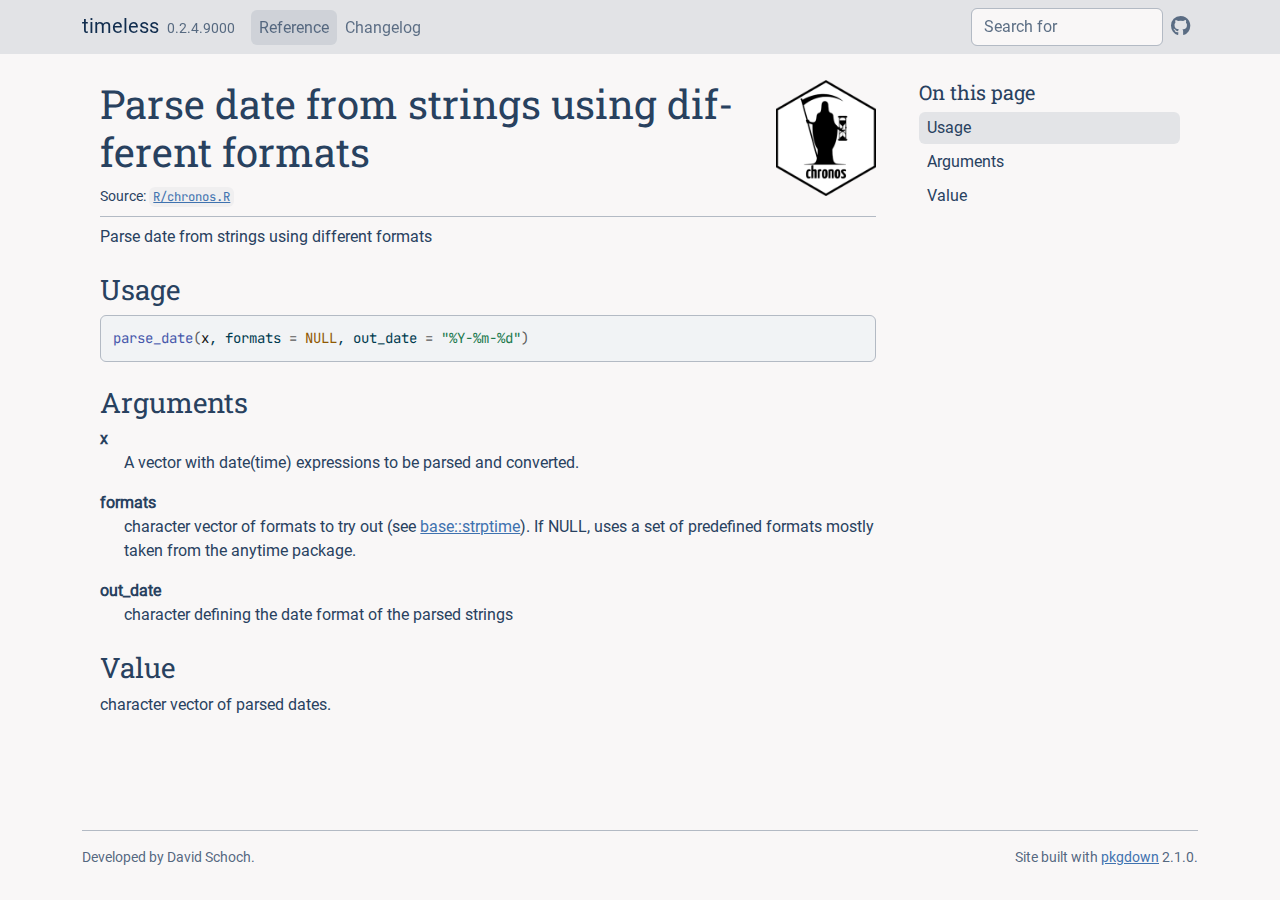
<file: reference/parse_date.html>
<!DOCTYPE html>
<!-- Generated by pkgdown: do not edit by hand --><html lang="en"><head><meta http-equiv="Content-Type" content="text/html; charset=UTF-8"><meta charset="utf-8"><meta http-equiv="X-UA-Compatible" content="IE=edge"><meta name="viewport" content="width=device-width, initial-scale=1, shrink-to-fit=no"><title>Parse date from strings using different formats — parse_date • timeless</title><script src="../deps/jquery-3.6.0/jquery-3.6.0.min.js"></script><meta name="viewport" content="width=device-width, initial-scale=1, shrink-to-fit=no"><link href="../deps/bootstrap-5.3.1/bootstrap.min.css" rel="stylesheet"><script src="../deps/bootstrap-5.3.1/bootstrap.bundle.min.js"></script><link href="../deps/Roboto-0.4.9/font.css" rel="stylesheet"><link href="../deps/JetBrains_Mono-0.4.9/font.css" rel="stylesheet"><link href="../deps/Roboto_Slab-0.4.9/font.css" rel="stylesheet"><link href="../deps/font-awesome-6.4.2/css/all.min.css" rel="stylesheet"><link href="../deps/font-awesome-6.4.2/css/v4-shims.min.css" rel="stylesheet"><script src="../deps/headroom-0.11.0/headroom.min.js"></script><script src="../deps/headroom-0.11.0/jQuery.headroom.min.js"></script><script src="../deps/bootstrap-toc-1.0.1/bootstrap-toc.min.js"></script><script src="../deps/clipboard.js-2.0.11/clipboard.min.js"></script><script src="../deps/search-1.0.0/autocomplete.jquery.min.js"></script><script src="../deps/search-1.0.0/fuse.min.js"></script><script src="../deps/search-1.0.0/mark.min.js"></script><!-- pkgdown --><script src="../pkgdown.js"></script><meta property="og:title" content="Parse date from strings using different formats — parse_date"><meta name="description" content="Parse date from strings using different formats"><meta property="og:description" content="Parse date from strings using different formats"><meta property="og:image" content="https://schochastics.github.io/chronos/logo.png"></head><body>
    <a href="#main" class="visually-hidden-focusable">Skip to contents</a>


    <nav class="navbar navbar-expand-lg fixed-top bg-light" data-bs-theme="light" aria-label="Site navigation"><div class="container">

    <a class="navbar-brand me-2" href="../index.html">timeless</a>

    <small class="nav-text text-muted me-auto" data-bs-toggle="tooltip" data-bs-placement="bottom" title="">0.2.4.9000</small>


    <button class="navbar-toggler" type="button" data-bs-toggle="collapse" data-bs-target="#navbar" aria-controls="navbar" aria-expanded="false" aria-label="Toggle navigation">
      <span class="navbar-toggler-icon"></span>
    </button>

    <div id="navbar" class="collapse navbar-collapse ms-3">
      <ul class="navbar-nav me-auto"><li class="active nav-item"><a class="nav-link" href="../reference/index.html">Reference</a></li>
<li class="nav-item"><a class="nav-link" href="../news/index.html">Changelog</a></li>
      </ul><ul class="navbar-nav"><li class="nav-item"><form class="form-inline" role="search">
 <input class="form-control" type="search" name="search-input" id="search-input" autocomplete="off" aria-label="Search site" placeholder="Search for" data-search-index="../search.json"></form></li>
<li class="nav-item"><a class="external-link nav-link" href="https://github.com/schochastics/timeless/" aria-label="GitHub"><span class="fa fab fa-github fa-lg"></span></a></li>
      </ul></div>


  </div>
</nav><div class="container template-reference-topic">
<div class="row">
  <main id="main" class="col-md-9"><div class="page-header">
      <img src="../logo.png" class="logo" alt=""><h1>Parse date from strings using different formats</h1>
      <small class="dont-index">Source: <a href="https://github.com/schochastics/timeless/blob/main/R/chronos.R" class="external-link"><code>R/chronos.R</code></a></small>
      <div class="d-none name"><code>parse_date.Rd</code></div>
    </div>

    <div class="ref-description section level2">
    <p>Parse date from strings using different formats</p>
    </div>

    <div class="section level2">
    <h2 id="ref-usage">Usage<a class="anchor" aria-label="anchor" href="#ref-usage"></a></h2>
    <div class="sourceCode"><pre class="sourceCode r"><code><span><span class="fu">parse_date</span><span class="op">(</span><span class="va">x</span>, formats <span class="op">=</span> <span class="cn">NULL</span>, out_date <span class="op">=</span> <span class="st">"%Y-%m-%d"</span><span class="op">)</span></span></code></pre></div>
    </div>

    <div class="section level2">
    <h2 id="arguments">Arguments<a class="anchor" aria-label="anchor" href="#arguments"></a></h2>


<dl><dt id="arg-x">x<a class="anchor" aria-label="anchor" href="#arg-x"></a></dt>
<dd><p>A vector with date(time) expressions to be parsed and converted.</p></dd>


<dt id="arg-formats">formats<a class="anchor" aria-label="anchor" href="#arg-formats"></a></dt>
<dd><p>character vector of formats to try out (see <a href="https://rdrr.io/r/base/strptime.html" class="external-link">base::strptime</a>).
If NULL, uses a set of predefined formats mostly taken from the anytime package.</p></dd>


<dt id="arg-out-date">out_date<a class="anchor" aria-label="anchor" href="#arg-out-date"></a></dt>
<dd><p>character defining the date format of the parsed strings</p></dd>

</dl></div>
    <div class="section level2">
    <h2 id="value">Value<a class="anchor" aria-label="anchor" href="#value"></a></h2>
    <p>character vector of parsed dates.</p>
    </div>

  </main><aside class="col-md-3"><nav id="toc" aria-label="Table of contents"><h2>On this page</h2>
    </nav></aside></div>


    <footer><div class="pkgdown-footer-left">
  <p>Developed by David Schoch.</p>
</div>

<div class="pkgdown-footer-right">
  <p>Site built with <a href="https://pkgdown.r-lib.org/" class="external-link">pkgdown</a> 2.1.0.</p>
</div>

    </footer></div>





  </body></html>
</file>
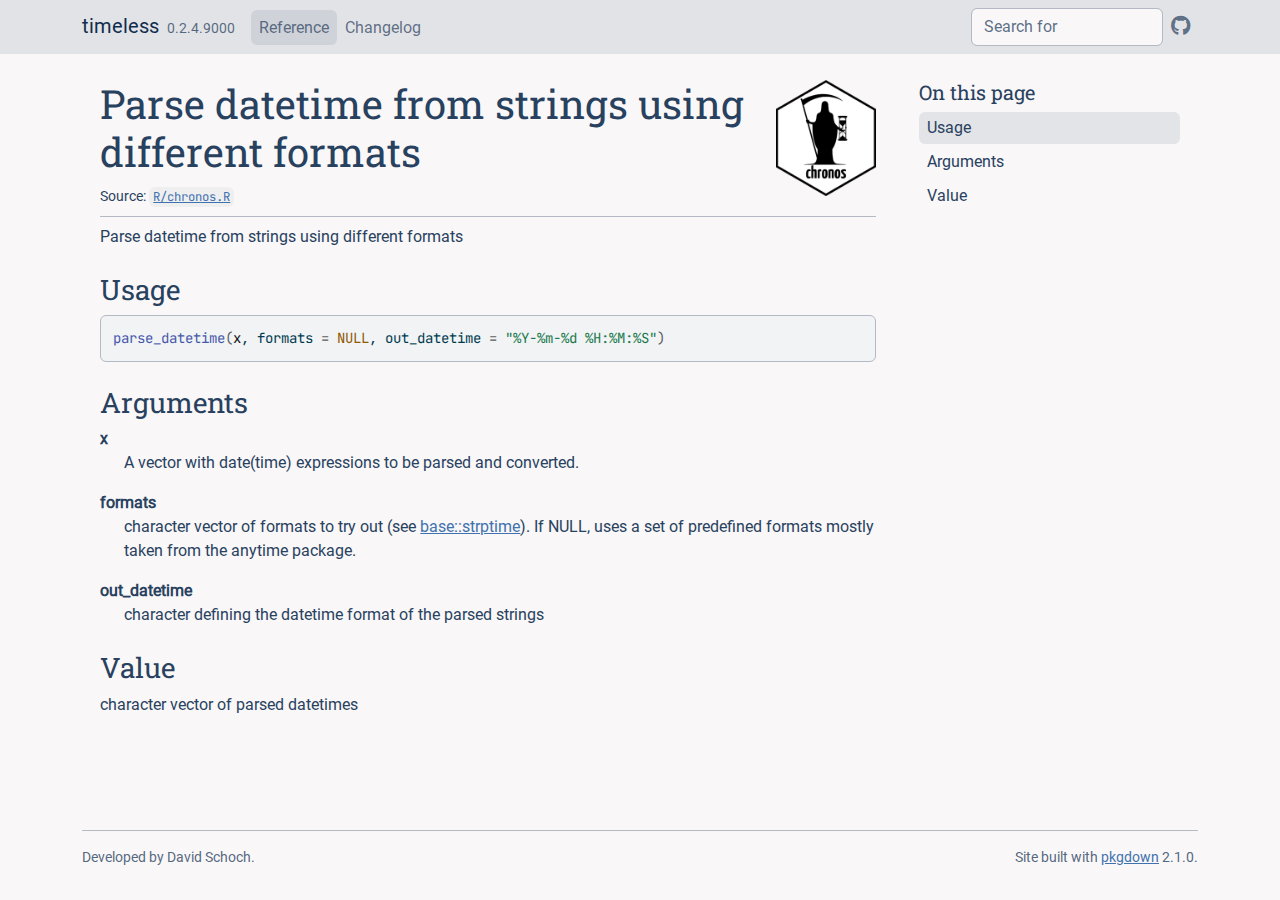
<file: reference/parse_datetime.html>
<!DOCTYPE html>
<!-- Generated by pkgdown: do not edit by hand --><html lang="en"><head><meta http-equiv="Content-Type" content="text/html; charset=UTF-8"><meta charset="utf-8"><meta http-equiv="X-UA-Compatible" content="IE=edge"><meta name="viewport" content="width=device-width, initial-scale=1, shrink-to-fit=no"><title>Parse datetime from strings using different formats — parse_datetime • timeless</title><script src="../deps/jquery-3.6.0/jquery-3.6.0.min.js"></script><meta name="viewport" content="width=device-width, initial-scale=1, shrink-to-fit=no"><link href="../deps/bootstrap-5.3.1/bootstrap.min.css" rel="stylesheet"><script src="../deps/bootstrap-5.3.1/bootstrap.bundle.min.js"></script><link href="../deps/Roboto-0.4.9/font.css" rel="stylesheet"><link href="../deps/JetBrains_Mono-0.4.9/font.css" rel="stylesheet"><link href="../deps/Roboto_Slab-0.4.9/font.css" rel="stylesheet"><link href="../deps/font-awesome-6.4.2/css/all.min.css" rel="stylesheet"><link href="../deps/font-awesome-6.4.2/css/v4-shims.min.css" rel="stylesheet"><script src="../deps/headroom-0.11.0/headroom.min.js"></script><script src="../deps/headroom-0.11.0/jQuery.headroom.min.js"></script><script src="../deps/bootstrap-toc-1.0.1/bootstrap-toc.min.js"></script><script src="../deps/clipboard.js-2.0.11/clipboard.min.js"></script><script src="../deps/search-1.0.0/autocomplete.jquery.min.js"></script><script src="../deps/search-1.0.0/fuse.min.js"></script><script src="../deps/search-1.0.0/mark.min.js"></script><!-- pkgdown --><script src="../pkgdown.js"></script><meta property="og:title" content="Parse datetime from strings using different formats — parse_datetime"><meta name="description" content="Parse datetime from strings using different formats"><meta property="og:description" content="Parse datetime from strings using different formats"><meta property="og:image" content="https://schochastics.github.io/chronos/logo.png"></head><body>
    <a href="#main" class="visually-hidden-focusable">Skip to contents</a>


    <nav class="navbar navbar-expand-lg fixed-top bg-light" data-bs-theme="light" aria-label="Site navigation"><div class="container">

    <a class="navbar-brand me-2" href="../index.html">timeless</a>

    <small class="nav-text text-muted me-auto" data-bs-toggle="tooltip" data-bs-placement="bottom" title="">0.2.4.9000</small>


    <button class="navbar-toggler" type="button" data-bs-toggle="collapse" data-bs-target="#navbar" aria-controls="navbar" aria-expanded="false" aria-label="Toggle navigation">
      <span class="navbar-toggler-icon"></span>
    </button>

    <div id="navbar" class="collapse navbar-collapse ms-3">
      <ul class="navbar-nav me-auto"><li class="active nav-item"><a class="nav-link" href="../reference/index.html">Reference</a></li>
<li class="nav-item"><a class="nav-link" href="../news/index.html">Changelog</a></li>
      </ul><ul class="navbar-nav"><li class="nav-item"><form class="form-inline" role="search">
 <input class="form-control" type="search" name="search-input" id="search-input" autocomplete="off" aria-label="Search site" placeholder="Search for" data-search-index="../search.json"></form></li>
<li class="nav-item"><a class="external-link nav-link" href="https://github.com/schochastics/timeless/" aria-label="GitHub"><span class="fa fab fa-github fa-lg"></span></a></li>
      </ul></div>


  </div>
</nav><div class="container template-reference-topic">
<div class="row">
  <main id="main" class="col-md-9"><div class="page-header">
      <img src="../logo.png" class="logo" alt=""><h1>Parse datetime from strings using different formats</h1>
      <small class="dont-index">Source: <a href="https://github.com/schochastics/timeless/blob/main/R/chronos.R" class="external-link"><code>R/chronos.R</code></a></small>
      <div class="d-none name"><code>parse_datetime.Rd</code></div>
    </div>

    <div class="ref-description section level2">
    <p>Parse datetime from strings using different formats</p>
    </div>

    <div class="section level2">
    <h2 id="ref-usage">Usage<a class="anchor" aria-label="anchor" href="#ref-usage"></a></h2>
    <div class="sourceCode"><pre class="sourceCode r"><code><span><span class="fu">parse_datetime</span><span class="op">(</span><span class="va">x</span>, formats <span class="op">=</span> <span class="cn">NULL</span>, out_datetime <span class="op">=</span> <span class="st">"%Y-%m-%d %H:%M:%S"</span><span class="op">)</span></span></code></pre></div>
    </div>

    <div class="section level2">
    <h2 id="arguments">Arguments<a class="anchor" aria-label="anchor" href="#arguments"></a></h2>


<dl><dt id="arg-x">x<a class="anchor" aria-label="anchor" href="#arg-x"></a></dt>
<dd><p>A vector with date(time) expressions to be parsed and converted.</p></dd>


<dt id="arg-formats">formats<a class="anchor" aria-label="anchor" href="#arg-formats"></a></dt>
<dd><p>character vector of formats to try out (see <a href="https://rdrr.io/r/base/strptime.html" class="external-link">base::strptime</a>).
If NULL, uses a set of predefined formats mostly taken from the anytime package.</p></dd>


<dt id="arg-out-datetime">out_datetime<a class="anchor" aria-label="anchor" href="#arg-out-datetime"></a></dt>
<dd><p>character defining the datetime format of the parsed strings</p></dd>

</dl></div>
    <div class="section level2">
    <h2 id="value">Value<a class="anchor" aria-label="anchor" href="#value"></a></h2>
    <p>character vector of parsed datetimes</p>
    </div>

  </main><aside class="col-md-3"><nav id="toc" aria-label="Table of contents"><h2>On this page</h2>
    </nav></aside></div>


    <footer><div class="pkgdown-footer-left">
  <p>Developed by David Schoch.</p>
</div>

<div class="pkgdown-footer-right">
  <p>Site built with <a href="https://pkgdown.r-lib.org/" class="external-link">pkgdown</a> 2.1.0.</p>
</div>

    </footer></div>





  </body></html>
</file>
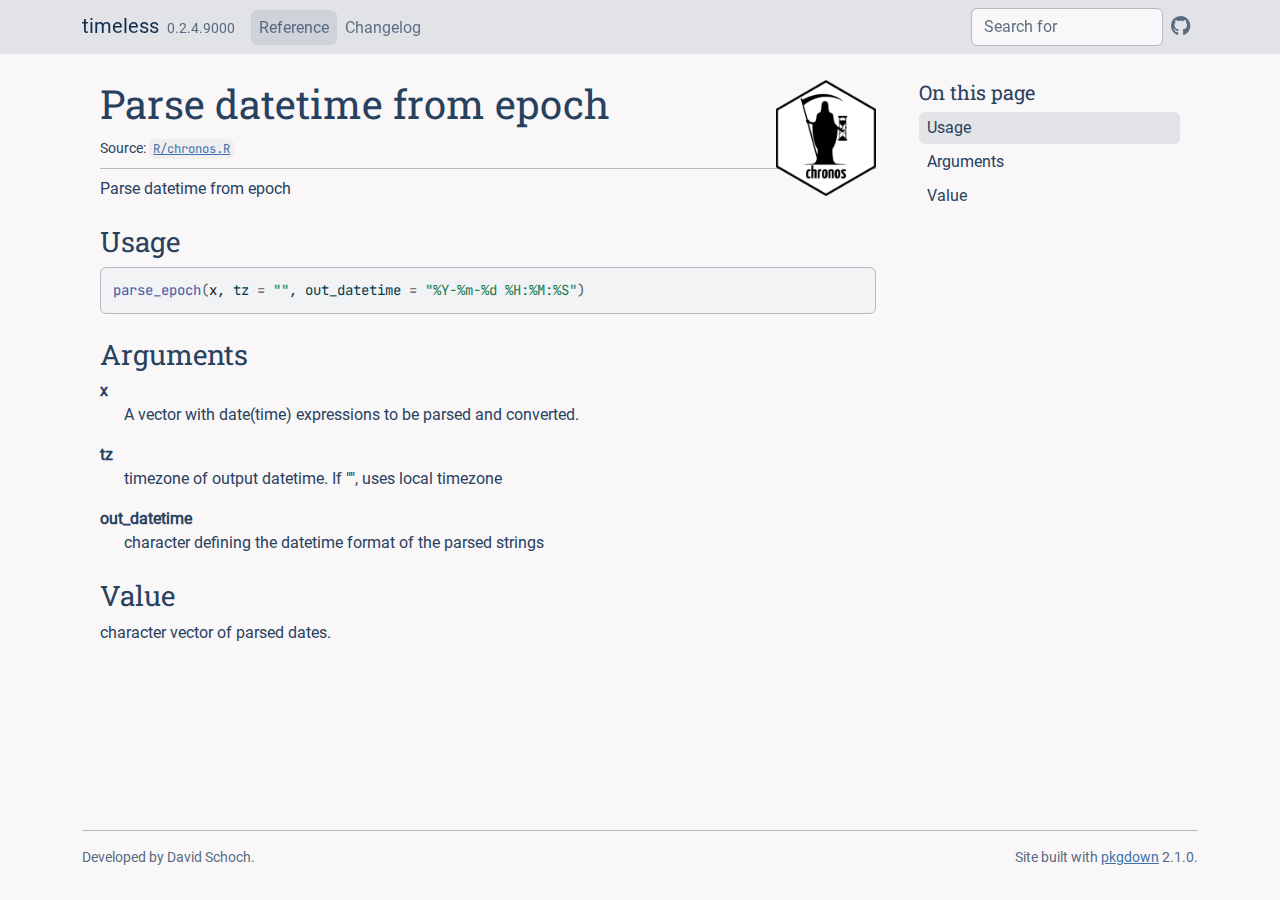
<file: reference/parse_epoch.html>
<!DOCTYPE html>
<!-- Generated by pkgdown: do not edit by hand --><html lang="en"><head><meta http-equiv="Content-Type" content="text/html; charset=UTF-8"><meta charset="utf-8"><meta http-equiv="X-UA-Compatible" content="IE=edge"><meta name="viewport" content="width=device-width, initial-scale=1, shrink-to-fit=no"><title>Parse datetime from epoch — parse_epoch • timeless</title><script src="../deps/jquery-3.6.0/jquery-3.6.0.min.js"></script><meta name="viewport" content="width=device-width, initial-scale=1, shrink-to-fit=no"><link href="../deps/bootstrap-5.3.1/bootstrap.min.css" rel="stylesheet"><script src="../deps/bootstrap-5.3.1/bootstrap.bundle.min.js"></script><link href="../deps/Roboto-0.4.9/font.css" rel="stylesheet"><link href="../deps/JetBrains_Mono-0.4.9/font.css" rel="stylesheet"><link href="../deps/Roboto_Slab-0.4.9/font.css" rel="stylesheet"><link href="../deps/font-awesome-6.4.2/css/all.min.css" rel="stylesheet"><link href="../deps/font-awesome-6.4.2/css/v4-shims.min.css" rel="stylesheet"><script src="../deps/headroom-0.11.0/headroom.min.js"></script><script src="../deps/headroom-0.11.0/jQuery.headroom.min.js"></script><script src="../deps/bootstrap-toc-1.0.1/bootstrap-toc.min.js"></script><script src="../deps/clipboard.js-2.0.11/clipboard.min.js"></script><script src="../deps/search-1.0.0/autocomplete.jquery.min.js"></script><script src="../deps/search-1.0.0/fuse.min.js"></script><script src="../deps/search-1.0.0/mark.min.js"></script><!-- pkgdown --><script src="../pkgdown.js"></script><meta property="og:title" content="Parse datetime from epoch — parse_epoch"><meta name="description" content="Parse datetime from epoch"><meta property="og:description" content="Parse datetime from epoch"><meta property="og:image" content="https://schochastics.github.io/chronos/logo.png"></head><body>
    <a href="#main" class="visually-hidden-focusable">Skip to contents</a>


    <nav class="navbar navbar-expand-lg fixed-top bg-light" data-bs-theme="light" aria-label="Site navigation"><div class="container">

    <a class="navbar-brand me-2" href="../index.html">timeless</a>

    <small class="nav-text text-muted me-auto" data-bs-toggle="tooltip" data-bs-placement="bottom" title="">0.2.4.9000</small>


    <button class="navbar-toggler" type="button" data-bs-toggle="collapse" data-bs-target="#navbar" aria-controls="navbar" aria-expanded="false" aria-label="Toggle navigation">
      <span class="navbar-toggler-icon"></span>
    </button>

    <div id="navbar" class="collapse navbar-collapse ms-3">
      <ul class="navbar-nav me-auto"><li class="active nav-item"><a class="nav-link" href="../reference/index.html">Reference</a></li>
<li class="nav-item"><a class="nav-link" href="../news/index.html">Changelog</a></li>
      </ul><ul class="navbar-nav"><li class="nav-item"><form class="form-inline" role="search">
 <input class="form-control" type="search" name="search-input" id="search-input" autocomplete="off" aria-label="Search site" placeholder="Search for" data-search-index="../search.json"></form></li>
<li class="nav-item"><a class="external-link nav-link" href="https://github.com/schochastics/timeless/" aria-label="GitHub"><span class="fa fab fa-github fa-lg"></span></a></li>
      </ul></div>


  </div>
</nav><div class="container template-reference-topic">
<div class="row">
  <main id="main" class="col-md-9"><div class="page-header">
      <img src="../logo.png" class="logo" alt=""><h1>Parse datetime from epoch</h1>
      <small class="dont-index">Source: <a href="https://github.com/schochastics/timeless/blob/main/R/chronos.R" class="external-link"><code>R/chronos.R</code></a></small>
      <div class="d-none name"><code>parse_epoch.Rd</code></div>
    </div>

    <div class="ref-description section level2">
    <p>Parse datetime from epoch</p>
    </div>

    <div class="section level2">
    <h2 id="ref-usage">Usage<a class="anchor" aria-label="anchor" href="#ref-usage"></a></h2>
    <div class="sourceCode"><pre class="sourceCode r"><code><span><span class="fu">parse_epoch</span><span class="op">(</span><span class="va">x</span>, tz <span class="op">=</span> <span class="st">""</span>, out_datetime <span class="op">=</span> <span class="st">"%Y-%m-%d %H:%M:%S"</span><span class="op">)</span></span></code></pre></div>
    </div>

    <div class="section level2">
    <h2 id="arguments">Arguments<a class="anchor" aria-label="anchor" href="#arguments"></a></h2>


<dl><dt id="arg-x">x<a class="anchor" aria-label="anchor" href="#arg-x"></a></dt>
<dd><p>A vector with date(time) expressions to be parsed and converted.</p></dd>


<dt id="arg-tz">tz<a class="anchor" aria-label="anchor" href="#arg-tz"></a></dt>
<dd><p>timezone of output datetime. If "", uses local timezone</p></dd>


<dt id="arg-out-datetime">out_datetime<a class="anchor" aria-label="anchor" href="#arg-out-datetime"></a></dt>
<dd><p>character defining the datetime format of the parsed strings</p></dd>

</dl></div>
    <div class="section level2">
    <h2 id="value">Value<a class="anchor" aria-label="anchor" href="#value"></a></h2>
    <p>character vector of parsed dates.</p>
    </div>

  </main><aside class="col-md-3"><nav id="toc" aria-label="Table of contents"><h2>On this page</h2>
    </nav></aside></div>


    <footer><div class="pkgdown-footer-left">
  <p>Developed by David Schoch.</p>
</div>

<div class="pkgdown-footer-right">
  <p>Site built with <a href="https://pkgdown.r-lib.org/" class="external-link">pkgdown</a> 2.1.0.</p>
</div>

    </footer></div>





  </body></html>
</file>
<file: deps/Roboto-0.4.9/font.css>
/* cyrillic-ext */
@font-face {
  font-family: 'Roboto';
  font-style: normal;
  font-weight: 400;
  font-display: swap;
  src: url(KFOmCnqEu92Fr1Mu72xKOzY.woff2) format('woff2');
  unicode-range: U+0460-052F, U+1C80-1C88, U+20B4, U+2DE0-2DFF, U+A640-A69F, U+FE2E-FE2F;
}
/* cyrillic */
@font-face {
  font-family: 'Roboto';
  font-style: normal;
  font-weight: 400;
  font-display: swap;
  src: url(KFOmCnqEu92Fr1Mu5mxKOzY.woff2) format('woff2');
  unicode-range: U+0301, U+0400-045F, U+0490-0491, U+04B0-04B1, U+2116;
}
/* greek-ext */
@font-face {
  font-family: 'Roboto';
  font-style: normal;
  font-weight: 400;
  font-display: swap;
  src: url(KFOmCnqEu92Fr1Mu7mxKOzY.woff2) format('woff2');
  unicode-range: U+1F00-1FFF;
}
/* greek */
@font-face {
  font-family: 'Roboto';
  font-style: normal;
  font-weight: 400;
  font-display: swap;
  src: url(KFOmCnqEu92Fr1Mu4WxKOzY.woff2) format('woff2');
  unicode-range: U+0370-0377, U+037A-037F, U+0384-038A, U+038C, U+038E-03A1, U+03A3-03FF;
}
/* vietnamese */
@font-face {
  font-family: 'Roboto';
  font-style: normal;
  font-weight: 400;
  font-display: swap;
  src: url(KFOmCnqEu92Fr1Mu7WxKOzY.woff2) format('woff2');
  unicode-range: U+0102-0103, U+0110-0111, U+0128-0129, U+0168-0169, U+01A0-01A1, U+01AF-01B0, U+0300-0301, U+0303-0304, U+0308-0309, U+0323, U+0329, U+1EA0-1EF9, U+20AB;
}
/* latin-ext */
@font-face {
  font-family: 'Roboto';
  font-style: normal;
  font-weight: 400;
  font-display: swap;
  src: url(KFOmCnqEu92Fr1Mu7GxKOzY.woff2) format('woff2');
  unicode-range: U+0100-02AF, U+0304, U+0308, U+0329, U+1E00-1E9F, U+1EF2-1EFF, U+2020, U+20A0-20AB, U+20AD-20C0, U+2113, U+2C60-2C7F, U+A720-A7FF;
}
/* latin */
@font-face {
  font-family: 'Roboto';
  font-style: normal;
  font-weight: 400;
  font-display: swap;
  src: url(KFOmCnqEu92Fr1Mu4mxK.woff2) format('woff2');
  unicode-range: U+0000-00FF, U+0131, U+0152-0153, U+02BB-02BC, U+02C6, U+02DA, U+02DC, U+0304, U+0308, U+0329, U+2000-206F, U+2074, U+20AC, U+2122, U+2191, U+2193, U+2212, U+2215, U+FEFF, U+FFFD;
}
</file>
<file: deps/JetBrains_Mono-0.4.9/font.css>
/* cyrillic-ext */
@font-face {
  font-family: 'JetBrains Mono';
  font-style: normal;
  font-weight: 400;
  font-display: swap;
  src: url(tDbY2o-flEEny0FZhsfKu5WU4zr3E_BX0PnT8RD8yKxTN1OVgaY.woff2) format('woff2');
  unicode-range: U+0460-052F, U+1C80-1C88, U+20B4, U+2DE0-2DFF, U+A640-A69F, U+FE2E-FE2F;
}
/* cyrillic */
@font-face {
  font-family: 'JetBrains Mono';
  font-style: normal;
  font-weight: 400;
  font-display: swap;
  src: url(tDbY2o-flEEny0FZhsfKu5WU4zr3E_BX0PnT8RD8yKxTPlOVgaY.woff2) format('woff2');
  unicode-range: U+0301, U+0400-045F, U+0490-0491, U+04B0-04B1, U+2116;
}
/* greek */
@font-face {
  font-family: 'JetBrains Mono';
  font-style: normal;
  font-weight: 400;
  font-display: swap;
  src: url(tDbY2o-flEEny0FZhsfKu5WU4zr3E_BX0PnT8RD8yKxTOVOVgaY.woff2) format('woff2');
  unicode-range: U+0370-0377, U+037A-037F, U+0384-038A, U+038C, U+038E-03A1, U+03A3-03FF;
}
/* vietnamese */
@font-face {
  font-family: 'JetBrains Mono';
  font-style: normal;
  font-weight: 400;
  font-display: swap;
  src: url(tDbY2o-flEEny0FZhsfKu5WU4zr3E_BX0PnT8RD8yKxTNVOVgaY.woff2) format('woff2');
  unicode-range: U+0102-0103, U+0110-0111, U+0128-0129, U+0168-0169, U+01A0-01A1, U+01AF-01B0, U+0300-0301, U+0303-0304, U+0308-0309, U+0323, U+0329, U+1EA0-1EF9, U+20AB;
}
/* latin-ext */
@font-face {
  font-family: 'JetBrains Mono';
  font-style: normal;
  font-weight: 400;
  font-display: swap;
  src: url(tDbY2o-flEEny0FZhsfKu5WU4zr3E_BX0PnT8RD8yKxTNFOVgaY.woff2) format('woff2');
  unicode-range: U+0100-02AF, U+0304, U+0308, U+0329, U+1E00-1E9F, U+1EF2-1EFF, U+2020, U+20A0-20AB, U+20AD-20C0, U+2113, U+2C60-2C7F, U+A720-A7FF;
}
/* latin */
@font-face {
  font-family: 'JetBrains Mono';
  font-style: normal;
  font-weight: 400;
  font-display: swap;
  src: url(tDbY2o-flEEny0FZhsfKu5WU4zr3E_BX0PnT8RD8yKxTOlOV.woff2) format('woff2');
  unicode-range: U+0000-00FF, U+0131, U+0152-0153, U+02BB-02BC, U+02C6, U+02DA, U+02DC, U+0304, U+0308, U+0329, U+2000-206F, U+2074, U+20AC, U+2122, U+2191, U+2193, U+2212, U+2215, U+FEFF, U+FFFD;
}
</file>
<file: deps/Roboto_Slab-0.4.9/font.css>
/* cyrillic-ext */
@font-face {
  font-family: 'Roboto Slab';
  font-style: normal;
  font-weight: 400;
  font-display: swap;
  src: url(BngbUXZYTXPIvIBgJJSb6s3BzlRRfKOFbvjojISmYmRjRdE.woff2) format('woff2');
  unicode-range: U+0460-052F, U+1C80-1C88, U+20B4, U+2DE0-2DFF, U+A640-A69F, U+FE2E-FE2F;
}
/* cyrillic */
@font-face {
  font-family: 'Roboto Slab';
  font-style: normal;
  font-weight: 400;
  font-display: swap;
  src: url(BngbUXZYTXPIvIBgJJSb6s3BzlRRfKOFbvjojISma2RjRdE.woff2) format('woff2');
  unicode-range: U+0301, U+0400-045F, U+0490-0491, U+04B0-04B1, U+2116;
}
/* greek-ext */
@font-face {
  font-family: 'Roboto Slab';
  font-style: normal;
  font-weight: 400;
  font-display: swap;
  src: url(BngbUXZYTXPIvIBgJJSb6s3BzlRRfKOFbvjojISmY2RjRdE.woff2) format('woff2');
  unicode-range: U+1F00-1FFF;
}
/* greek */
@font-face {
  font-family: 'Roboto Slab';
  font-style: normal;
  font-weight: 400;
  font-display: swap;
  src: url(BngbUXZYTXPIvIBgJJSb6s3BzlRRfKOFbvjojISmbGRjRdE.woff2) format('woff2');
  unicode-range: U+0370-0377, U+037A-037F, U+0384-038A, U+038C, U+038E-03A1, U+03A3-03FF;
}
/* vietnamese */
@font-face {
  font-family: 'Roboto Slab';
  font-style: normal;
  font-weight: 400;
  font-display: swap;
  src: url(BngbUXZYTXPIvIBgJJSb6s3BzlRRfKOFbvjojISmYGRjRdE.woff2) format('woff2');
  unicode-range: U+0102-0103, U+0110-0111, U+0128-0129, U+0168-0169, U+01A0-01A1, U+01AF-01B0, U+0300-0301, U+0303-0304, U+0308-0309, U+0323, U+0329, U+1EA0-1EF9, U+20AB;
}
/* latin-ext */
@font-face {
  font-family: 'Roboto Slab';
  font-style: normal;
  font-weight: 400;
  font-display: swap;
  src: url(BngbUXZYTXPIvIBgJJSb6s3BzlRRfKOFbvjojISmYWRjRdE.woff2) format('woff2');
  unicode-range: U+0100-02AF, U+0304, U+0308, U+0329, U+1E00-1E9F, U+1EF2-1EFF, U+2020, U+20A0-20AB, U+20AD-20C0, U+2113, U+2C60-2C7F, U+A720-A7FF;
}
/* latin */
@font-face {
  font-family: 'Roboto Slab';
  font-style: normal;
  font-weight: 400;
  font-display: swap;
  src: url(BngbUXZYTXPIvIBgJJSb6s3BzlRRfKOFbvjojISmb2Rj.woff2) format('woff2');
  unicode-range: U+0000-00FF, U+0131, U+0152-0153, U+02BB-02BC, U+02C6, U+02DA, U+02DC, U+0304, U+0308, U+0329, U+2000-206F, U+2074, U+20AC, U+2122, U+2191, U+2193, U+2212, U+2215, U+FEFF, U+FFFD;
}
</file>
<file: deps/font-awesome-6.4.2/css/v4-shims.min.css>
/*!
 * Font Awesome Free 6.4.2 by @fontawesome - https://fontawesome.com
 * License - https://fontawesome.com/license/free (Icons: CC BY 4.0, Fonts: SIL OFL 1.1, Code: MIT License)
 * Copyright 2023 Fonticons, Inc.
 */
.fa.fa-glass:before{content:"\f000"}.fa.fa-envelope-o{font-family:"Font Awesome 6 Free";font-weight:400}.fa.fa-envelope-o:before{content:"\f0e0"}.fa.fa-star-o{font-family:"Font Awesome 6 Free";font-weight:400}.fa.fa-star-o:before{content:"\f005"}.fa.fa-close:before,.fa.fa-remove:before{content:"\f00d"}.fa.fa-gear:before{content:"\f013"}.fa.fa-trash-o{font-family:"Font Awesome 6 Free";font-weight:400}.fa.fa-trash-o:before{content:"\f2ed"}.fa.fa-home:before{content:"\f015"}.fa.fa-file-o{font-family:"Font Awesome 6 Free";font-weight:400}.fa.fa-file-o:before{content:"\f15b"}.fa.fa-clock-o{font-family:"Font Awesome 6 Free";font-weight:400}.fa.fa-clock-o:before{content:"\f017"}.fa.fa-arrow-circle-o-down{font-family:"Font Awesome 6 Free";font-weight:400}.fa.fa-arrow-circle-o-down:before{content:"\f358"}.fa.fa-arrow-circle-o-up{font-family:"Font Awesome 6 Free";font-weight:400}.fa.fa-arrow-circle-o-up:before{content:"\f35b"}.fa.fa-play-circle-o{font-family:"Font Awesome 6 Free";font-weight:400}.fa.fa-play-circle-o:before{content:"\f144"}.fa.fa-repeat:before,.fa.fa-rotate-right:before{content:"\f01e"}.fa.fa-refresh:before{content:"\f021"}.fa.fa-list-alt{font-family:"Font Awesome 6 Free";font-weight:400}.fa.fa-list-alt:before{content:"\f022"}.fa.fa-dedent:before{content:"\f03b"}.fa.fa-video-camera:before{content:"\f03d"}.fa.fa-picture-o{font-family:"Font Awesome 6 Free";font-weight:400}.fa.fa-picture-o:before{content:"\f03e"}.fa.fa-photo{font-family:"Font Awesome 6 Free";font-weight:400}.fa.fa-photo:before{content:"\f03e"}.fa.fa-image{font-family:"Font Awesome 6 Free";font-weight:400}.fa.fa-image:before{content:"\f03e"}.fa.fa-map-marker:before{content:"\f3c5"}.fa.fa-pencil-square-o{font-family:"Font Awesome 6 Free";font-weight:400}.fa.fa-pencil-square-o:before{content:"\f044"}.fa.fa-edit{font-family:"Font Awesome 6 Free";font-weight:400}.fa.fa-edit:before{content:"\f044"}.fa.fa-share-square-o:before{content:"\f14d"}.fa.fa-check-square-o{font-family:"Font Awesome 6 Free";font-weight:400}.fa.fa-check-square-o:before{content:"\f14a"}.fa.fa-arrows:before{content:"\f0b2"}.fa.fa-times-circle-o{font-family:"Font Awesome 6 Free";font-weight:400}.fa.fa-times-circle-o:before{content:"\f057"}.fa.fa-check-circle-o{font-family:"Font Awesome 6 Free";font-weight:400}.fa.fa-check-circle-o:before{content:"\f058"}.fa.fa-mail-forward:before{content:"\f064"}.fa.fa-expand:before{content:"\f424"}.fa.fa-compress:before{content:"\f422"}.fa.fa-eye,.fa.fa-eye-slash{font-family:"Font Awesome 6 Free";font-weight:400}.fa.fa-warning:before{content:"\f071"}.fa.fa-calendar:before{content:"\f073"}.fa.fa-arrows-v:before{content:"\f338"}.fa.fa-arrows-h:before{content:"\f337"}.fa.fa-bar-chart-o:before,.fa.fa-bar-chart:before{content:"\e0e3"}.fa.fa-twitter-square{font-family:"Font Awesome 6 Brands";font-weight:400}.fa.fa-twitter-square:before{content:"\f081"}.fa.fa-facebook-square{font-family:"Font Awesome 6 Brands";font-weight:400}.fa.fa-facebook-square:before{content:"\f082"}.fa.fa-gears:before{content:"\f085"}.fa.fa-thumbs-o-up{font-family:"Font Awesome 6 Free";font-weight:400}.fa.fa-thumbs-o-up:before{content:"\f164"}.fa.fa-thumbs-o-down{font-family:"Font Awesome 6 Free";font-weight:400}.fa.fa-thumbs-o-down:before{content:"\f165"}.fa.fa-heart-o{font-family:"Font Awesome 6 Free";font-weight:400}.fa.fa-heart-o:before{content:"\f004"}.fa.fa-sign-out:before{content:"\f2f5"}.fa.fa-linkedin-square{font-family:"Font Awesome 6 Brands";font-weight:400}.fa.fa-linkedin-square:before{content:"\f08c"}.fa.fa-thumb-tack:before{content:"\f08d"}.fa.fa-external-link:before{content:"\f35d"}.fa.fa-sign-in:before{content:"\f2f6"}.fa.fa-github-square{font-family:"Font Awesome 6 Brands";font-weight:400}.fa.fa-github-square:before{content:"\f092"}.fa.fa-lemon-o{font-family:"Font Awesome 6 Free";font-weight:400}.fa.fa-lemon-o:before{content:"\f094"}.fa.fa-square-o{font-family:"Font Awesome 6 Free";font-weight:400}.fa.fa-square-o:before{content:"\f0c8"}.fa.fa-bookmark-o{font-family:"Font Awesome 6 Free";font-weight:400}.fa.fa-bookmark-o:before{content:"\f02e"}.fa.fa-facebook,.fa.fa-twitter{font-family:"Font Awesome 6 Brands";font-weight:400}.fa.fa-facebook:before{content:"\f39e"}.fa.fa-facebook-f{font-family:"Font Awesome 6 Brands";font-weight:400}.fa.fa-facebook-f:before{content:"\f39e"}.fa.fa-github{font-family:"Font Awesome 6 Brands";font-weight:400}.fa.fa-credit-card{font-family:"Font Awesome 6 Free";font-weight:400}.fa.fa-feed:before{content:"\f09e"}.fa.fa-hdd-o{font-family:"Font Awesome 6 Free";font-weight:400}.fa.fa-hdd-o:before{content:"\f0a0"}.fa.fa-hand-o-right{font-family:"Font Awesome 6 Free";font-weight:400}.fa.fa-hand-o-right:before{content:"\f0a4"}.fa.fa-hand-o-left{font-family:"Font Awesome 6 Free";font-weight:400}.fa.fa-hand-o-left:before{content:"\f0a5"}.fa.fa-hand-o-up{font-family:"Font Awesome 6 Free";font-weight:400}.fa.fa-hand-o-up:before{content:"\f0a6"}.fa.fa-hand-o-down{font-family:"Font Awesome 6 Free";font-weight:400}.fa.fa-hand-o-down:before{content:"\f0a7"}.fa.fa-globe:before{content:"\f57d"}.fa.fa-tasks:before{content:"\f828"}.fa.fa-arrows-alt:before{content:"\f31e"}.fa.fa-group:before{content:"\f0c0"}.fa.fa-chain:before{content:"\f0c1"}.fa.fa-cut:before{content:"\f0c4"}.fa.fa-files-o{font-family:"Font Awesome 6 Free";font-weight:400}.fa.fa-files-o:before{content:"\f0c5"}.fa.fa-floppy-o{font-family:"Font Awesome 6 Free";font-weight:400}.fa.fa-floppy-o:before{content:"\f0c7"}.fa.fa-save{font-family:"Font Awesome 6 Free";font-weight:400}.fa.fa-save:before{content:"\f0c7"}.fa.fa-navicon:before,.fa.fa-reorder:before{content:"\f0c9"}.fa.fa-magic:before{content:"\e2ca"}.fa.fa-pinterest,.fa.fa-pinterest-square{font-family:"Font Awesome 6 Brands";font-weight:400}.fa.fa-pinterest-square:before{content:"\f0d3"}.fa.fa-google-plus-square{font-family:"Font Awesome 6 Brands";font-weight:400}.fa.fa-google-plus-square:before{content:"\f0d4"}.fa.fa-google-plus{font-family:"Font Awesome 6 Brands";font-weight:400}.fa.fa-google-plus:before{content:"\f0d5"}.fa.fa-money:before{content:"\f3d1"}.fa.fa-unsorted:before{content:"\f0dc"}.fa.fa-sort-desc:before{content:"\f0dd"}.fa.fa-sort-asc:before{content:"\f0de"}.fa.fa-linkedin{font-family:"Font Awesome 6 Brands";font-weight:400}.fa.fa-linkedin:before{content:"\f0e1"}.fa.fa-rotate-left:before{content:"\f0e2"}.fa.fa-legal:before{content:"\f0e3"}.fa.fa-dashboard:before,.fa.fa-tachometer:before{content:"\f625"}.fa.fa-comment-o{font-family:"Font Awesome 6 Free";font-weight:400}.fa.fa-comment-o:before{content:"\f075"}.fa.fa-comments-o{font-family:"Font Awesome 6 Free";font-weight:400}.fa.fa-comments-o:before{content:"\f086"}.fa.fa-flash:before{content:"\f0e7"}.fa.fa-clipboard:before{content:"\f0ea"}.fa.fa-lightbulb-o{font-family:"Font Awesome 6 Free";font-weight:400}.fa.fa-lightbulb-o:before{content:"\f0eb"}.fa.fa-exchange:before{content:"\f362"}.fa.fa-cloud-download:before{content:"\f0ed"}.fa.fa-cloud-upload:before{content:"\f0ee"}.fa.fa-bell-o{font-family:"Font Awesome 6 Free";font-weight:400}.fa.fa-bell-o:before{content:"\f0f3"}.fa.fa-cutlery:before{content:"\f2e7"}.fa.fa-file-text-o{font-family:"Font Awesome 6 Free";font-weight:400}.fa.fa-file-text-o:before{content:"\f15c"}.fa.fa-building-o{font-family:"Font Awesome 6 Free";font-weight:400}.fa.fa-building-o:before{content:"\f1ad"}.fa.fa-hospital-o{font-family:"Font Awesome 6 Free";font-weight:400}.fa.fa-hospital-o:before{content:"\f0f8"}.fa.fa-tablet:before{content:"\f3fa"}.fa.fa-mobile-phone:before,.fa.fa-mobile:before{content:"\f3cd"}.fa.fa-circle-o{font-family:"Font Awesome 6 Free";font-weight:400}.fa.fa-circle-o:before{content:"\f111"}.fa.fa-mail-reply:before{content:"\f3e5"}.fa.fa-github-alt{font-family:"Font Awesome 6 Brands";font-weight:400}.fa.fa-folder-o{font-family:"Font Awesome 6 Free";font-weight:400}.fa.fa-folder-o:before{content:"\f07b"}.fa.fa-folder-open-o{font-family:"Font Awesome 6 Free";font-weight:400}.fa.fa-folder-open-o:before{content:"\f07c"}.fa.fa-smile-o{font-family:"Font Awesome 6 Free";font-weight:400}.fa.fa-smile-o:before{content:"\f118"}.fa.fa-frown-o{font-family:"Font Awesome 6 Free";font-weight:400}.fa.fa-frown-o:before{content:"\f119"}.fa.fa-meh-o{font-family:"Font Awesome 6 Free";font-weight:400}.fa.fa-meh-o:before{content:"\f11a"}.fa.fa-keyboard-o{font-family:"Font Awesome 6 Free";font-weight:400}.fa.fa-keyboard-o:before{content:"\f11c"}.fa.fa-flag-o{font-family:"Font Awesome 6 Free";font-weight:400}.fa.fa-flag-o:before{content:"\f024"}.fa.fa-mail-reply-all:before{content:"\f122"}.fa.fa-star-half-o{font-family:"Font Awesome 6 Free";font-weight:400}.fa.fa-star-half-o:before{content:"\f5c0"}.fa.fa-star-half-empty{font-family:"Font Awesome 6 Free";font-weight:400}.fa.fa-star-half-empty:before{content:"\f5c0"}.fa.fa-star-half-full{font-family:"Font Awesome 6 Free";font-weight:400}.fa.fa-star-half-full:before{content:"\f5c0"}.fa.fa-code-fork:before{content:"\f126"}.fa.fa-chain-broken:before,.fa.fa-unlink:before{content:"\f127"}.fa.fa-calendar-o{font-family:"Font Awesome 6 Free";font-weight:400}.fa.fa-calendar-o:before{content:"\f133"}.fa.fa-css3,.fa.fa-html5,.fa.fa-maxcdn{font-family:"Font Awesome 6 Brands";font-weight:400}.fa.fa-unlock-alt:before{content:"\f09c"}.fa.fa-minus-square-o{font-family:"Font Awesome 6 Free";font-weight:400}.fa.fa-minus-square-o:before{content:"\f146"}.fa.fa-level-up:before{content:"\f3bf"}.fa.fa-level-down:before{content:"\f3be"}.fa.fa-pencil-square:before{content:"\f14b"}.fa.fa-external-link-square:before{content:"\f360"}.fa.fa-compass{font-family:"Font Awesome 6 Free";font-weight:400}.fa.fa-caret-square-o-down{font-family:"Font Awesome 6 Free";font-weight:400}.fa.fa-caret-square-o-down:before{content:"\f150"}.fa.fa-toggle-down{font-family:"Font Awesome 6 Free";font-weight:400}.fa.fa-toggle-down:before{content:"\f150"}.fa.fa-caret-square-o-up{font-family:"Font Awesome 6 Free";font-weight:400}.fa.fa-caret-square-o-up:before{content:"\f151"}.fa.fa-toggle-up{font-family:"Font Awesome 6 Free";font-weight:400}.fa.fa-toggle-up:before{content:"\f151"}.fa.fa-caret-square-o-right{font-family:"Font Awesome 6 Free";font-weight:400}.fa.fa-caret-square-o-right:before{content:"\f152"}.fa.fa-toggle-right{font-family:"Font Awesome 6 Free";font-weight:400}.fa.fa-toggle-right:before{content:"\f152"}.fa.fa-eur:before,.fa.fa-euro:before{content:"\f153"}.fa.fa-gbp:before{content:"\f154"}.fa.fa-dollar:before,.fa.fa-usd:before{content:"\24"}.fa.fa-inr:before,.fa.fa-rupee:before{content:"\e1bc"}.fa.fa-cny:before,.fa.fa-jpy:before,.fa.fa-rmb:before,.fa.fa-yen:before{content:"\f157"}.fa.fa-rouble:before,.fa.fa-rub:before,.fa.fa-ruble:before{content:"\f158"}.fa.fa-krw:before,.fa.fa-won:before{content:"\f159"}.fa.fa-bitcoin,.fa.fa-btc{font-family:"Font Awesome 6 Brands";font-weight:400}.fa.fa-bitcoin:before{content:"\f15a"}.fa.fa-file-text:before{content:"\f15c"}.fa.fa-sort-alpha-asc:before{content:"\f15d"}.fa.fa-sort-alpha-desc:before{content:"\f881"}.fa.fa-sort-amount-asc:before{content:"\f884"}.fa.fa-sort-amount-desc:before{content:"\f160"}.fa.fa-sort-numeric-asc:before{content:"\f162"}.fa.fa-sort-numeric-desc:before{content:"\f886"}.fa.fa-youtube-square{font-family:"Font Awesome 6 Brands";font-weight:400}.fa.fa-youtube-square:before{content:"\f431"}.fa.fa-xing,.fa.fa-xing-square,.fa.fa-youtube{font-family:"Font Awesome 6 Brands";font-weight:400}.fa.fa-xing-square:before{content:"\f169"}.fa.fa-youtube-play{font-family:"Font Awesome 6 Brands";font-weight:400}.fa.fa-youtube-play:before{content:"\f167"}.fa.fa-adn,.fa.fa-bitbucket,.fa.fa-bitbucket-square,.fa.fa-dropbox,.fa.fa-flickr,.fa.fa-instagram,.fa.fa-stack-overflow{font-family:"Font Awesome 6 Brands";font-weight:400}.fa.fa-bitbucket-square:before{content:"\f171"}.fa.fa-tumblr,.fa.fa-tumblr-square{font-family:"Font Awesome 6 Brands";font-weight:400}.fa.fa-tumblr-square:before{content:"\f174"}.fa.fa-long-arrow-down:before{content:"\f309"}.fa.fa-long-arrow-up:before{content:"\f30c"}.fa.fa-long-arrow-left:before{content:"\f30a"}.fa.fa-long-arrow-right:before{content:"\f30b"}.fa.fa-android,.fa.fa-apple,.fa.fa-dribbble,.fa.fa-foursquare,.fa.fa-gittip,.fa.fa-gratipay,.fa.fa-linux,.fa.fa-skype,.fa.fa-trello,.fa.fa-windows{font-family:"Font Awesome 6 Brands";font-weight:400}.fa.fa-gittip:before{content:"\f184"}.fa.fa-sun-o{font-family:"Font Awesome 6 Free";font-weight:400}.fa.fa-sun-o:before{content:"\f185"}.fa.fa-moon-o{font-family:"Font Awesome 6 Free";font-weight:400}.fa.fa-moon-o:before{content:"\f186"}.fa.fa-pagelines,.fa.fa-renren,.fa.fa-stack-exchange,.fa.fa-vk,.fa.fa-weibo{font-family:"Font Awesome 6 Brands";font-weight:400}.fa.fa-arrow-circle-o-right{font-family:"Font Awesome 6 Free";font-weight:400}.fa.fa-arrow-circle-o-right:before{content:"\f35a"}.fa.fa-arrow-circle-o-left{font-family:"Font Awesome 6 Free";font-weight:400}.fa.fa-arrow-circle-o-left:before{content:"\f359"}.fa.fa-caret-square-o-left{font-family:"Font Awesome 6 Free";font-weight:400}.fa.fa-caret-square-o-left:before{content:"\f191"}.fa.fa-toggle-left{font-family:"Font Awesome 6 Free";font-weight:400}.fa.fa-toggle-left:before{content:"\f191"}.fa.fa-dot-circle-o{font-family:"Font Awesome 6 Free";font-weight:400}.fa.fa-dot-circle-o:before{content:"\f192"}.fa.fa-vimeo-square{font-family:"Font Awesome 6 Brands";font-weight:400}.fa.fa-vimeo-square:before{content:"\f194"}.fa.fa-try:before,.fa.fa-turkish-lira:before{content:"\e2bb"}.fa.fa-plus-square-o{font-family:"Font Awesome 6 Free";font-weight:400}.fa.fa-plus-square-o:before{content:"\f0fe"}.fa.fa-openid,.fa.fa-slack,.fa.fa-wordpress{font-family:"Font Awesome 6 Brands";font-weight:400}.fa.fa-bank:before,.fa.fa-institution:before{content:"\f19c"}.fa.fa-mortar-board:before{content:"\f19d"}.fa.fa-google,.fa.fa-reddit,.fa.fa-reddit-square,.fa.fa-yahoo{font-family:"Font Awesome 6 Brands";font-weight:400}.fa.fa-reddit-square:before{content:"\f1a2"}.fa.fa-behance,.fa.fa-behance-square,.fa.fa-delicious,.fa.fa-digg,.fa.fa-drupal,.fa.fa-joomla,.fa.fa-pied-piper-alt,.fa.fa-pied-piper-pp,.fa.fa-stumbleupon,.fa.fa-stumbleupon-circle{font-family:"Font Awesome 6 Brands";font-weight:400}.fa.fa-behance-square:before{content:"\f1b5"}.fa.fa-steam,.fa.fa-steam-square{font-family:"Font Awesome 6 Brands";font-weight:400}.fa.fa-steam-square:before{content:"\f1b7"}.fa.fa-automobile:before{content:"\f1b9"}.fa.fa-cab:before{content:"\f1ba"}.fa.fa-deviantart,.fa.fa-soundcloud,.fa.fa-spotify{font-family:"Font Awesome 6 Brands";font-weight:400}.fa.fa-file-pdf-o{font-family:"Font Awesome 6 Free";font-weight:400}.fa.fa-file-pdf-o:before{content:"\f1c1"}.fa.fa-file-word-o{font-family:"Font Awesome 6 Free";font-weight:400}.fa.fa-file-word-o:before{content:"\f1c2"}.fa.fa-file-excel-o{font-family:"Font Awesome 6 Free";font-weight:400}.fa.fa-file-excel-o:before{content:"\f1c3"}.fa.fa-file-powerpoint-o{font-family:"Font Awesome 6 Free";font-weight:400}.fa.fa-file-powerpoint-o:before{content:"\f1c4"}.fa.fa-file-image-o{font-family:"Font Awesome 6 Free";font-weight:400}.fa.fa-file-image-o:before{content:"\f1c5"}.fa.fa-file-photo-o{font-family:"Font Awesome 6 Free";font-weight:400}.fa.fa-file-photo-o:before{content:"\f1c5"}.fa.fa-file-picture-o{font-family:"Font Awesome 6 Free";font-weight:400}.fa.fa-file-picture-o:before{content:"\f1c5"}.fa.fa-file-archive-o{font-family:"Font Awesome 6 Free";font-weight:400}.fa.fa-file-archive-o:before{content:"\f1c6"}.fa.fa-file-zip-o{font-family:"Font Awesome 6 Free";font-weight:400}.fa.fa-file-zip-o:before{content:"\f1c6"}.fa.fa-file-audio-o{font-family:"Font Awesome 6 Free";font-weight:400}.fa.fa-file-audio-o:before{content:"\f1c7"}.fa.fa-file-sound-o{font-family:"Font Awesome 6 Free";font-weight:400}.fa.fa-file-sound-o:before{content:"\f1c7"}.fa.fa-file-video-o{font-family:"Font Awesome 6 Free";font-weight:400}.fa.fa-file-video-o:before{content:"\f1c8"}.fa.fa-file-movie-o{font-family:"Font Awesome 6 Free";font-weight:400}.fa.fa-file-movie-o:before{content:"\f1c8"}.fa.fa-file-code-o{font-family:"Font Awesome 6 Free";font-weight:400}.fa.fa-file-code-o:before{content:"\f1c9"}.fa.fa-codepen,.fa.fa-jsfiddle,.fa.fa-vine{font-family:"Font Awesome 6 Brands";font-weight:400}.fa.fa-life-bouy:before,.fa.fa-life-buoy:before,.fa.fa-life-saver:before,.fa.fa-support:before{content:"\f1cd"}.fa.fa-circle-o-notch:before{content:"\f1ce"}.fa.fa-ra,.fa.fa-rebel{font-family:"Font Awesome 6 Brands";font-weight:400}.fa.fa-ra:before{content:"\f1d0"}.fa.fa-resistance{font-family:"Font Awesome 6 Brands";font-weight:400}.fa.fa-resistance:before{content:"\f1d0"}.fa.fa-empire,.fa.fa-ge{font-family:"Font Awesome 6 Brands";font-weight:400}.fa.fa-ge:before{content:"\f1d1"}.fa.fa-git-square{font-family:"Font Awesome 6 Brands";font-weight:400}.fa.fa-git-square:before{content:"\f1d2"}.fa.fa-git,.fa.fa-hacker-news,.fa.fa-y-combinator-square{font-family:"Font Awesome 6 Brands";font-weight:400}.fa.fa-y-combinator-square:before{content:"\f1d4"}.fa.fa-yc-square{font-family:"Font Awesome 6 Brands";font-weight:400}.fa.fa-yc-square:before{content:"\f1d4"}.fa.fa-qq,.fa.fa-tencent-weibo,.fa.fa-wechat,.fa.fa-weixin{font-family:"Font Awesome 6 Brands";font-weight:400}.fa.fa-wechat:before{content:"\f1d7"}.fa.fa-send:before{content:"\f1d8"}.fa.fa-paper-plane-o{font-family:"Font Awesome 6 Free";font-weight:400}.fa.fa-paper-plane-o:before{content:"\f1d8"}.fa.fa-send-o{font-family:"Font Awesome 6 Free";font-weight:400}.fa.fa-send-o:before{content:"\f1d8"}.fa.fa-circle-thin{font-family:"Font Awesome 6 Free";font-weight:400}.fa.fa-circle-thin:before{content:"\f111"}.fa.fa-header:before{content:"\f1dc"}.fa.fa-futbol-o{font-family:"Font Awesome 6 Free";font-weight:400}.fa.fa-futbol-o:before{content:"\f1e3"}.fa.fa-soccer-ball-o{font-family:"Font Awesome 6 Free";font-weight:400}.fa.fa-soccer-ball-o:before{content:"\f1e3"}.fa.fa-slideshare,.fa.fa-twitch,.fa.fa-yelp{font-family:"Font Awesome 6 Brands";font-weight:400}.fa.fa-newspaper-o{font-family:"Font Awesome 6 Free";font-weight:400}.fa.fa-newspaper-o:before{content:"\f1ea"}.fa.fa-cc-amex,.fa.fa-cc-discover,.fa.fa-cc-mastercard,.fa.fa-cc-paypal,.fa.fa-cc-stripe,.fa.fa-cc-visa,.fa.fa-google-wallet,.fa.fa-paypal{font-family:"Font Awesome 6 Brands";font-weight:400}.fa.fa-bell-slash-o{font-family:"Font Awesome 6 Free";font-weight:400}.fa.fa-bell-slash-o:before{content:"\f1f6"}.fa.fa-trash:before{content:"\f2ed"}.fa.fa-copyright{font-family:"Font Awesome 6 Free";font-weight:400}.fa.fa-eyedropper:before{content:"\f1fb"}.fa.fa-area-chart:before{content:"\f1fe"}.fa.fa-pie-chart:before{content:"\f200"}.fa.fa-line-chart:before{content:"\f201"}.fa.fa-lastfm,.fa.fa-lastfm-square{font-family:"Font Awesome 6 Brands";font-weight:400}.fa.fa-lastfm-square:before{content:"\f203"}.fa.fa-angellist,.fa.fa-ioxhost{font-family:"Font Awesome 6 Brands";font-weight:400}.fa.fa-cc{font-family:"Font Awesome 6 Free";font-weight:400}.fa.fa-cc:before{content:"\f20a"}.fa.fa-ils:before,.fa.fa-shekel:before,.fa.fa-sheqel:before{content:"\f20b"}.fa.fa-buysellads,.fa.fa-connectdevelop,.fa.fa-dashcube,.fa.fa-forumbee,.fa.fa-leanpub,.fa.fa-sellsy,.fa.fa-shirtsinbulk,.fa.fa-simplybuilt,.fa.fa-skyatlas{font-family:"Font Awesome 6 Brands";font-weight:400}.fa.fa-diamond{font-family:"Font Awesome 6 Free";font-weight:400}.fa.fa-diamond:before{content:"\f3a5"}.fa.fa-intersex:before,.fa.fa-transgender:before{content:"\f224"}.fa.fa-transgender-alt:before{content:"\f225"}.fa.fa-facebook-official{font-family:"Font Awesome 6 Brands";font-weight:400}.fa.fa-facebook-official:before{content:"\f09a"}.fa.fa-pinterest-p,.fa.fa-whatsapp{font-family:"Font Awesome 6 Brands";font-weight:400}.fa.fa-hotel:before{content:"\f236"}.fa.fa-medium,.fa.fa-viacoin,.fa.fa-y-combinator,.fa.fa-yc{font-family:"Font Awesome 6 Brands";font-weight:400}.fa.fa-yc:before{content:"\f23b"}.fa.fa-expeditedssl,.fa.fa-opencart,.fa.fa-optin-monster{font-family:"Font Awesome 6 Brands";font-weight:400}.fa.fa-battery-4:before,.fa.fa-battery:before{content:"\f240"}.fa.fa-battery-3:before{content:"\f241"}.fa.fa-battery-2:before{content:"\f242"}.fa.fa-battery-1:before{content:"\f243"}.fa.fa-battery-0:before{content:"\f244"}.fa.fa-object-group,.fa.fa-object-ungroup,.fa.fa-sticky-note-o{font-family:"Font Awesome 6 Free";font-weight:400}.fa.fa-sticky-note-o:before{content:"\f249"}.fa.fa-cc-diners-club,.fa.fa-cc-jcb{font-family:"Font Awesome 6 Brands";font-weight:400}.fa.fa-clone{font-family:"Font Awesome 6 Free";font-weight:400}.fa.fa-hourglass-o:before{content:"\f254"}.fa.fa-hourglass-1:before{content:"\f251"}.fa.fa-hourglass-2:before{content:"\f252"}.fa.fa-hourglass-3:before{content:"\f253"}.fa.fa-hand-rock-o{font-family:"Font Awesome 6 Free";font-weight:400}.fa.fa-hand-rock-o:before{content:"\f255"}.fa.fa-hand-grab-o{font-family:"Font Awesome 6 Free";font-weight:400}.fa.fa-hand-grab-o:before{content:"\f255"}.fa.fa-hand-paper-o{font-family:"Font Awesome 6 Free";font-weight:400}.fa.fa-hand-paper-o:before{content:"\f256"}.fa.fa-hand-stop-o{font-family:"Font Awesome 6 Free";font-weight:400}.fa.fa-hand-stop-o:before{content:"\f256"}.fa.fa-hand-scissors-o{font-family:"Font Awesome 6 Free";font-weight:400}.fa.fa-hand-scissors-o:before{content:"\f257"}.fa.fa-hand-lizard-o{font-family:"Font Awesome 6 Free";font-weight:400}.fa.fa-hand-lizard-o:before{content:"\f258"}.fa.fa-hand-spock-o{font-family:"Font Awesome 6 Free";font-weight:400}.fa.fa-hand-spock-o:before{content:"\f259"}.fa.fa-hand-pointer-o{font-family:"Font Awesome 6 Free";font-weight:400}.fa.fa-hand-pointer-o:before{content:"\f25a"}.fa.fa-hand-peace-o{font-family:"Font Awesome 6 Free";font-weight:400}.fa.fa-hand-peace-o:before{content:"\f25b"}.fa.fa-registered{font-family:"Font Awesome 6 Free";font-weight:400}.fa.fa-creative-commons,.fa.fa-gg,.fa.fa-gg-circle,.fa.fa-odnoklassniki,.fa.fa-odnoklassniki-square{font-family:"Font Awesome 6 Brands";font-weight:400}.fa.fa-odnoklassniki-square:before{content:"\f264"}.fa.fa-chrome,.fa.fa-firefox,.fa.fa-get-pocket,.fa.fa-internet-explorer,.fa.fa-opera,.fa.fa-safari,.fa.fa-wikipedia-w{font-family:"Font Awesome 6 Brands";font-weight:400}.fa.fa-television:before{content:"\f26c"}.fa.fa-500px,.fa.fa-amazon,.fa.fa-contao{font-family:"Font Awesome 6 Brands";font-weight:400}.fa.fa-calendar-plus-o{font-family:"Font Awesome 6 Free";font-weight:400}.fa.fa-calendar-plus-o:before{content:"\f271"}.fa.fa-calendar-minus-o{font-family:"Font Awesome 6 Free";font-weight:400}.fa.fa-calendar-minus-o:before{content:"\f272"}.fa.fa-calendar-times-o{font-family:"Font Awesome 6 Free";font-weight:400}.fa.fa-calendar-times-o:before{content:"\f273"}.fa.fa-calendar-check-o{font-family:"Font Awesome 6 Free";font-weight:400}.fa.fa-calendar-check-o:before{content:"\f274"}.fa.fa-map-o{font-family:"Font Awesome 6 Free";font-weight:400}.fa.fa-map-o:before{content:"\f279"}.fa.fa-commenting:before{content:"\f4ad"}.fa.fa-commenting-o{font-family:"Font Awesome 6 Free";font-weight:400}.fa.fa-commenting-o:before{content:"\f4ad"}.fa.fa-houzz,.fa.fa-vimeo{font-family:"Font Awesome 6 Brands";font-weight:400}.fa.fa-vimeo:before{content:"\f27d"}.fa.fa-black-tie,.fa.fa-edge,.fa.fa-fonticons,.fa.fa-reddit-alien{font-family:"Font Awesome 6 Brands";font-weight:400}.fa.fa-credit-card-alt:before{content:"\f09d"}.fa.fa-codiepie,.fa.fa-fort-awesome,.fa.fa-mixcloud,.fa.fa-modx,.fa.fa-product-hunt,.fa.fa-scribd,.fa.fa-usb{font-family:"Font Awesome 6 Brands";font-weight:400}.fa.fa-pause-circle-o{font-family:"Font Awesome 6 Free";font-weight:400}.fa.fa-pause-circle-o:before{content:"\f28b"}.fa.fa-stop-circle-o{font-family:"Font Awesome 6 Free";font-weight:400}.fa.fa-stop-circle-o:before{content:"\f28d"}.fa.fa-bluetooth,.fa.fa-bluetooth-b,.fa.fa-envira,.fa.fa-gitlab,.fa.fa-wheelchair-alt,.fa.fa-wpbeginner,.fa.fa-wpforms{font-family:"Font Awesome 6 Brands";font-weight:400}.fa.fa-wheelchair-alt:before{content:"\f368"}.fa.fa-question-circle-o{font-family:"Font Awesome 6 Free";font-weight:400}.fa.fa-question-circle-o:before{content:"\f059"}.fa.fa-volume-control-phone:before{content:"\f2a0"}.fa.fa-asl-interpreting:before{content:"\f2a3"}.fa.fa-deafness:before,.fa.fa-hard-of-hearing:before{content:"\f2a4"}.fa.fa-glide,.fa.fa-glide-g{font-family:"Font Awesome 6 Brands";font-weight:400}.fa.fa-signing:before{content:"\f2a7"}.fa.fa-viadeo,.fa.fa-viadeo-square{font-family:"Font Awesome 6 Brands";font-weight:400}.fa.fa-viadeo-square:before{content:"\f2aa"}.fa.fa-snapchat,.fa.fa-snapchat-ghost{font-family:"Font Awesome 6 Brands";font-weight:400}.fa.fa-snapchat-ghost:before{content:"\f2ab"}.fa.fa-snapchat-square{font-family:"Font Awesome 6 Brands";font-weight:400}.fa.fa-snapchat-square:before{content:"\f2ad"}.fa.fa-first-order,.fa.fa-google-plus-official,.fa.fa-pied-piper,.fa.fa-themeisle,.fa.fa-yoast{font-family:"Font Awesome 6 Brands";font-weight:400}.fa.fa-google-plus-official:before{content:"\f2b3"}.fa.fa-google-plus-circle{font-family:"Font Awesome 6 Brands";font-weight:400}.fa.fa-google-plus-circle:before{content:"\f2b3"}.fa.fa-fa,.fa.fa-font-awesome{font-family:"Font Awesome 6 Brands";font-weight:400}.fa.fa-fa:before{content:"\f2b4"}.fa.fa-handshake-o{font-family:"Font Awesome 6 Free";font-weight:400}.fa.fa-handshake-o:before{content:"\f2b5"}.fa.fa-envelope-open-o{font-family:"Font Awesome 6 Free";font-weight:400}.fa.fa-envelope-open-o:before{content:"\f2b6"}.fa.fa-linode{font-family:"Font Awesome 6 Brands";font-weight:400}.fa.fa-address-book-o{font-family:"Font Awesome 6 Free";font-weight:400}.fa.fa-address-book-o:before{content:"\f2b9"}.fa.fa-vcard:before{content:"\f2bb"}.fa.fa-address-card-o{font-family:"Font Awesome 6 Free";font-weight:400}.fa.fa-address-card-o:before{content:"\f2bb"}.fa.fa-vcard-o{font-family:"Font Awesome 6 Free";font-weight:400}.fa.fa-vcard-o:before{content:"\f2bb"}.fa.fa-user-circle-o{font-family:"Font Awesome 6 Free";font-weight:400}.fa.fa-user-circle-o:before{content:"\f2bd"}.fa.fa-user-o{font-family:"Font Awesome 6 Free";font-weight:400}.fa.fa-user-o:before{content:"\f007"}.fa.fa-id-badge{font-family:"Font Awesome 6 Free";font-weight:400}.fa.fa-drivers-license:before{content:"\f2c2"}.fa.fa-id-card-o{font-family:"Font Awesome 6 Free";font-weight:400}.fa.fa-id-card-o:before{content:"\f2c2"}.fa.fa-drivers-license-o{font-family:"Font Awesome 6 Free";font-weight:400}.fa.fa-drivers-license-o:before{content:"\f2c2"}.fa.fa-free-code-camp,.fa.fa-quora,.fa.fa-telegram{font-family:"Font Awesome 6 Brands";font-weight:400}.fa.fa-thermometer-4:before,.fa.fa-thermometer:before{content:"\f2c7"}.fa.fa-thermometer-3:before{content:"\f2c8"}.fa.fa-thermometer-2:before{content:"\f2c9"}.fa.fa-thermometer-1:before{content:"\f2ca"}.fa.fa-thermometer-0:before{content:"\f2cb"}.fa.fa-bathtub:before,.fa.fa-s15:before{content:"\f2cd"}.fa.fa-window-maximize,.fa.fa-window-restore{font-family:"Font Awesome 6 Free";font-weight:400}.fa.fa-times-rectangle:before{content:"\f410"}.fa.fa-window-close-o{font-family:"Font Awesome 6 Free";font-weight:400}.fa.fa-window-close-o:before{content:"\f410"}.fa.fa-times-rectangle-o{font-family:"Font Awesome 6 Free";font-weight:400}.fa.fa-times-rectangle-o:before{content:"\f410"}.fa.fa-bandcamp,.fa.fa-eercast,.fa.fa-etsy,.fa.fa-grav,.fa.fa-imdb,.fa.fa-ravelry{font-family:"Font Awesome 6 Brands";font-weight:400}.fa.fa-eercast:before{content:"\f2da"}.fa.fa-snowflake-o{font-family:"Font Awesome 6 Free";font-weight:400}.fa.fa-snowflake-o:before{content:"\f2dc"}.fa.fa-meetup,.fa.fa-superpowers,.fa.fa-wpexplorer{font-family:"Font Awesome 6 Brands";font-weight:400}
</file>
